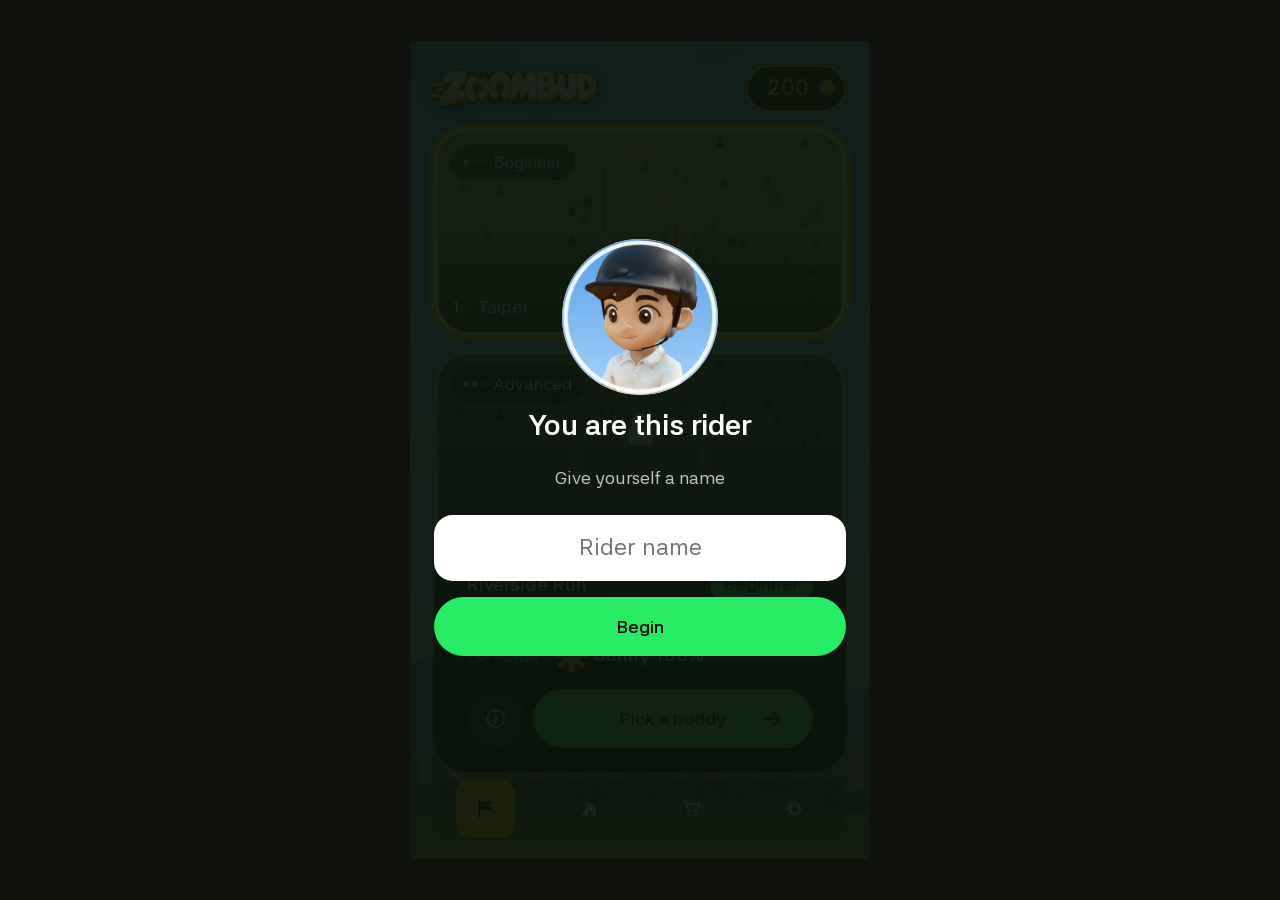
<file: index.html>
<!doctype html>
<html lang="en"><head><meta charset="UTF-8"><meta name="viewport" content="width=device-width, initial-scale=1, maximum-scale=1, user-scalable=no, viewport-fit=cover"><meta name="theme-color" content="#15100b"><meta name="apple-mobile-web-app-capable" content="yes"><meta name="apple-mobile-web-app-status-bar-style" content="default"><meta name="description" content="Charge, let go, dash. Raise your buddies and race the world."><title>ZOOMBUD 衝吧蹄蹄</title><link rel="icon" href="icon-192.png" type="image/png"><link rel="apple-touch-icon" href="apple-touch-icon.png"><link rel="manifest" href="manifest.webmanifest"><link rel="stylesheet" href="ui/ui.css?v=r766"><link rel="stylesheet" href="ui/ui-v2.css?v=r766"><style>html,body{margin:0;height:100%;background:#15100b}html{-webkit-user-select:none;user-select:none;-webkit-touch-callout:none;-webkit-tap-highlight-color:transparent;touch-action:manipulation}input,textarea{-webkit-user-select:text;user-select:text;-webkit-touch-callout:default}img{-webkit-user-drag:none}/* the first thing seen: the cover (2026-10-11, the user), the wordmark in its sky, the loading line at its foot */
.boot{position:fixed;inset:0;z-index:99;transition:opacity .5s ease;display:flex;flex-direction:column;align-items:center;justify-content:space-between;box-sizing:border-box;padding:9vh 6vw 7vh;color:#fff;font:600 15px system-ui;text-align:center;background:#4a9be8 url(assets/ui/cover.webp?v=1) center/cover no-repeat;text-shadow:0 1px 6px rgb(0 0 0 / .6)}
@media (min-aspect-ratio:1/1){.boot{background-image:url(assets/ui/cover-wide.webp?v=1);background-position:center 30%}}
.boot img{width:min(88vw,430px);filter:drop-shadow(0 4px 8px rgb(60 35 10 / .35))}.boot small{align-self:center}.boot span{margin-top:auto}.boot i{display:block;width:min(60vw,260px);height:6px;margin-top:10px;border-radius:99px;background:rgb(0 0 0 / .35);overflow:hidden}.boot i b{display:block;width:6%;height:100%;border-radius:99px;background:#27eb62;transition:width .35s ease}.boot strong{font-size:28px;letter-spacing:.1em}</style><style>/* a game, not a document: no double-tap zoom on any element (the rule on html alone did not hold everywhere), no pull-to-bounce */
*{touch-action:manipulation}html{overscroll-behavior:none}</style>
<script>for(const e of['gesturestart','gesturechange','dblclick'])document.addEventListener(e,v=>v.preventDefault(),{passive:false});   // Safari's pinch zoom, and the double click</script>
<!--modulepreload--><link rel="modulepreload" href="i18n.js?v=r766"><link rel="modulepreload" href="i18n-strings.mjs?v=r766"><link rel="modulepreload" href="playable/home.js?v=r766"><link rel="modulepreload" href="playable/slice-app.js?v=r766"><link rel="modulepreload" href="race-hud.js?v=r766"><link rel="modulepreload" href="race-composition.mjs?v=r766"><link rel="modulepreload" href="presentation-config.mjs?v=r766"><link rel="modulepreload" href="playable/slice-config.mjs?v=r766"><link rel="modulepreload" href="course/courses.mjs?v=r766"><link rel="modulepreload" href="course/track.mjs"><link rel="modulepreload" href="course/themes.mjs?v=r766"><link rel="modulepreload" href="course/cities/index.mjs?v=r766"><link rel="modulepreload" href="course/cities/taipei.mjs?v=r766"><link rel="modulepreload" href="course/cities/tokyo.mjs?v=r766"><link rel="modulepreload" href="course/cities/paris.mjs?v=r766"><link rel="modulepreload" href="course/cities/stockholm.mjs?v=r766"><link rel="modulepreload" href="course/cities/seoul.mjs?v=r766"><link rel="modulepreload" href="course/cities/taipei2.mjs?v=r766"><link rel="modulepreload" href="course/cities/paris2.mjs?v=r766"><link rel="modulepreload" href="course/cities/tokyo2.mjs?v=r766"><link rel="modulepreload" href="course/cities/stockholm2.mjs?v=r766"><link rel="modulepreload" href="course/cities/seoul2.mjs?v=r766"><link rel="modulepreload" href="playable/progress.mjs?v=r766"><link rel="modulepreload" href="ui/ui.js?v=r766"><link rel="modulepreload" href="race-scene.js?v=r766"><link rel="modulepreload" href="track-presentation.mjs?v=r766"><link rel="modulepreload" href="presentation-path.mjs?v=r766"><link rel="modulepreload" href="approved-environment.js?v=r766"><link rel="modulepreload" href="vendor/three.module.min.js"><link rel="modulepreload" href="vendor/three.core.min.js"><link rel="modulepreload" href="visual-style.js?v=r766"><link rel="modulepreload" href="vendor/BufferGeometryUtils.js"><link rel="modulepreload" href="approved-assets.js?v=r766"><link rel="modulepreload" href="vendor/GLTFLoader.js"><link rel="modulepreload" href="vendor/SkeletonUtils.js"><link rel="modulepreload" href="race-world.js?v=r766"><link rel="modulepreload" href="game.js?v=r766"><link rel="modulepreload" href="course/assets.mjs?v=r766"><link rel="modulepreload" href="far-background.js?v=r766"><link rel="modulepreload" href="horse-model.js?v=r766"><link rel="modulepreload" href="track-projection.js?v=r766"><link rel="modulepreload" href="race-motion.js?v=r766"><link rel="modulepreload" href="horse-model.js"><link rel="modulepreload" href="race-session.js"><link rel="modulepreload" href="playable/slice-game.mjs?v=r766"><link rel="modulepreload" href="audio.js?v=r766"><link rel="modulepreload" href="race-session.js?v=r766"><link rel="modulepreload" href="playtest.js?v=r766"><link rel="modulepreload" href="stable-care.js?v=r766"><link rel="modulepreload" href="playable/stable-view.js?v=r766"><link rel="modulepreload" href="playable/rider-view.js?v=r766"><link rel="modulepreload" href="playable/ranch-view.js?v=r766"><link rel="modulepreload" href="farm.mjs?v=r766"><!--/modulepreload--></head><body><div id="app"></div><div class="boot" role="status"><img alt="ZOOMBUD" src="assets/ui/logo_en.webp?v=1" onerror="this.remove()"><span>Loading your buddies...</span><i><b></b></i></div><script>/* The cover is the loading page (2026-10-12, the user): it stays until the first page is drawn AND the first models are in (home.js says so: the event zb-ready, after the race's own models and the chosen city's pictures), never less than 1.5 s, never more than 25 (2026-10-14: it let go at 6 s and the game stood loading behind it); then it fades. zb-load (detail 0…1) moves its bar. zbMark(name): a checkpoint, ms from the page's start (window.__marks; ?perf lists them on the page). */window.zbMark=function(n){(window.__marks=window.__marks||[]).push([n,Math.round(performance.now())]);if(/[?&]perf/.test(location.search)){var p=document.getElementById('zb-perf')||document.body.appendChild(Object.assign(document.createElement('pre'),{id:'zb-perf'}));p.style.cssText='position:fixed;left:6px;top:6px;z-index:200;margin:0;padding:6px 8px;border-radius:8px;background:rgba(0,0,0,.72);color:#fff;font:11px/1.35 ui-monospace,monospace;pointer-events:none;white-space:pre';p.textContent=window.__marks.map(function(m){return (m[1]/1000).toFixed(2)+'  '+m[0]}).join('\n')}};(function(){var t0=Date.now(),app=document.getElementById('app'),b=document.querySelector('.boot'),drawn=false,ready=false,gone=false;function off(){if(gone||!drawn||!ready)return;gone=true;setTimeout(function(){window.zbMark('cover off');b.style.opacity=0;b.style.pointerEvents='none';setTimeout(function(){b.remove()},600)},Math.max(0,1500-(Date.now()-t0)))}var o=new MutationObserver(function(){if(!app.children.length)return;o.disconnect();drawn=true;window.zbMark('first page');off()});o.observe(app,{childList:true});addEventListener('zb-ready',function(){ready=true;off()});addEventListener('zb-load',function(e){var i=b.querySelector('i b');if(i)i.style.width=Math.round(e.detail*100)+'%'});setTimeout(function(){ready=true;off()},25000)})();(function(){var zh;try{zh=(localStorage.getItem('hoofbeat.lang.v1')||(/^zh/i.test(navigator.language||'zh')?'zh':'en'))==='zh'}catch(e){zh=true}if(zh){var b=document.querySelector('.boot');b.querySelector('img').src='assets/ui/logo_zh.webp?v=1';b.querySelector('span').textContent='夥伴們正在集合…'}})()</script><script>/* the frame is as tall as what can be seen: in some phone browsers the page is laid out taller than the part between the browser's bars (Chrome on iOS, 2026-10-05: 46 px taller, the top or the bottom ended up under a bar). --app-h is used by home.css and slice.css; not while typing (the keyboard) or zoomed */(function(){var v=window.visualViewport;if(!v)return;function fit(){var a=document.activeElement;if(a&&/^(INPUT|TEXTAREA)$/.test(a.tagName)||Math.abs(v.scale-1)>.01)return;document.documentElement.style.setProperty('--app-h',v.height+'px');if(v.offsetTop||window.scrollY)window.scrollTo(0,0)}fit();v.addEventListener('resize',fit);v.addEventListener('scroll',fit)})()</script><script>/* a game, not a page of text (2026-10-05, the user: on the phone a long press selected text and brought up the copy / paste bar): nothing is selectable (the style above), and no long-press / right-click menu except in a field to type in */addEventListener('contextmenu',function(e){if(!(e.target.closest&&e.target.closest('input,textarea')))e.preventDefault()})</script><script>/* boot guard: if the app never starts (a phone missing a feature), say so and show the error to screenshot; with no error it is only slow, and it says that (2026-10-14: a slow phone saw 載入失敗 and then the game) */var bootErr=[];addEventListener('error',function(e){bootErr.push(e.message+' @'+(e.filename||'').split('/').pop()+':'+e.lineno)});setTimeout(function(){var b=document.querySelector('.boot');if(!b)return;if(bootErr.length){b.innerHTML='<strong>ZOOMBUD</strong><span>載入失敗，請截圖回報</span><small style="max-width:80vw;opacity:.7;font:12px system-ui">'+bootErr.join('<br>')+'</small>'}else{var s=b.querySelector('span');if(s)s.textContent=/^zh/i.test(document.documentElement.lang)||/[\u4e00-\u9fff]/.test(s.textContent)?'網路比較慢，還在載入…':'Slow connection, still loading...'}},15000)</script><script type="module" src="app-flow.js?v=r766"></script></body></html>
</file>
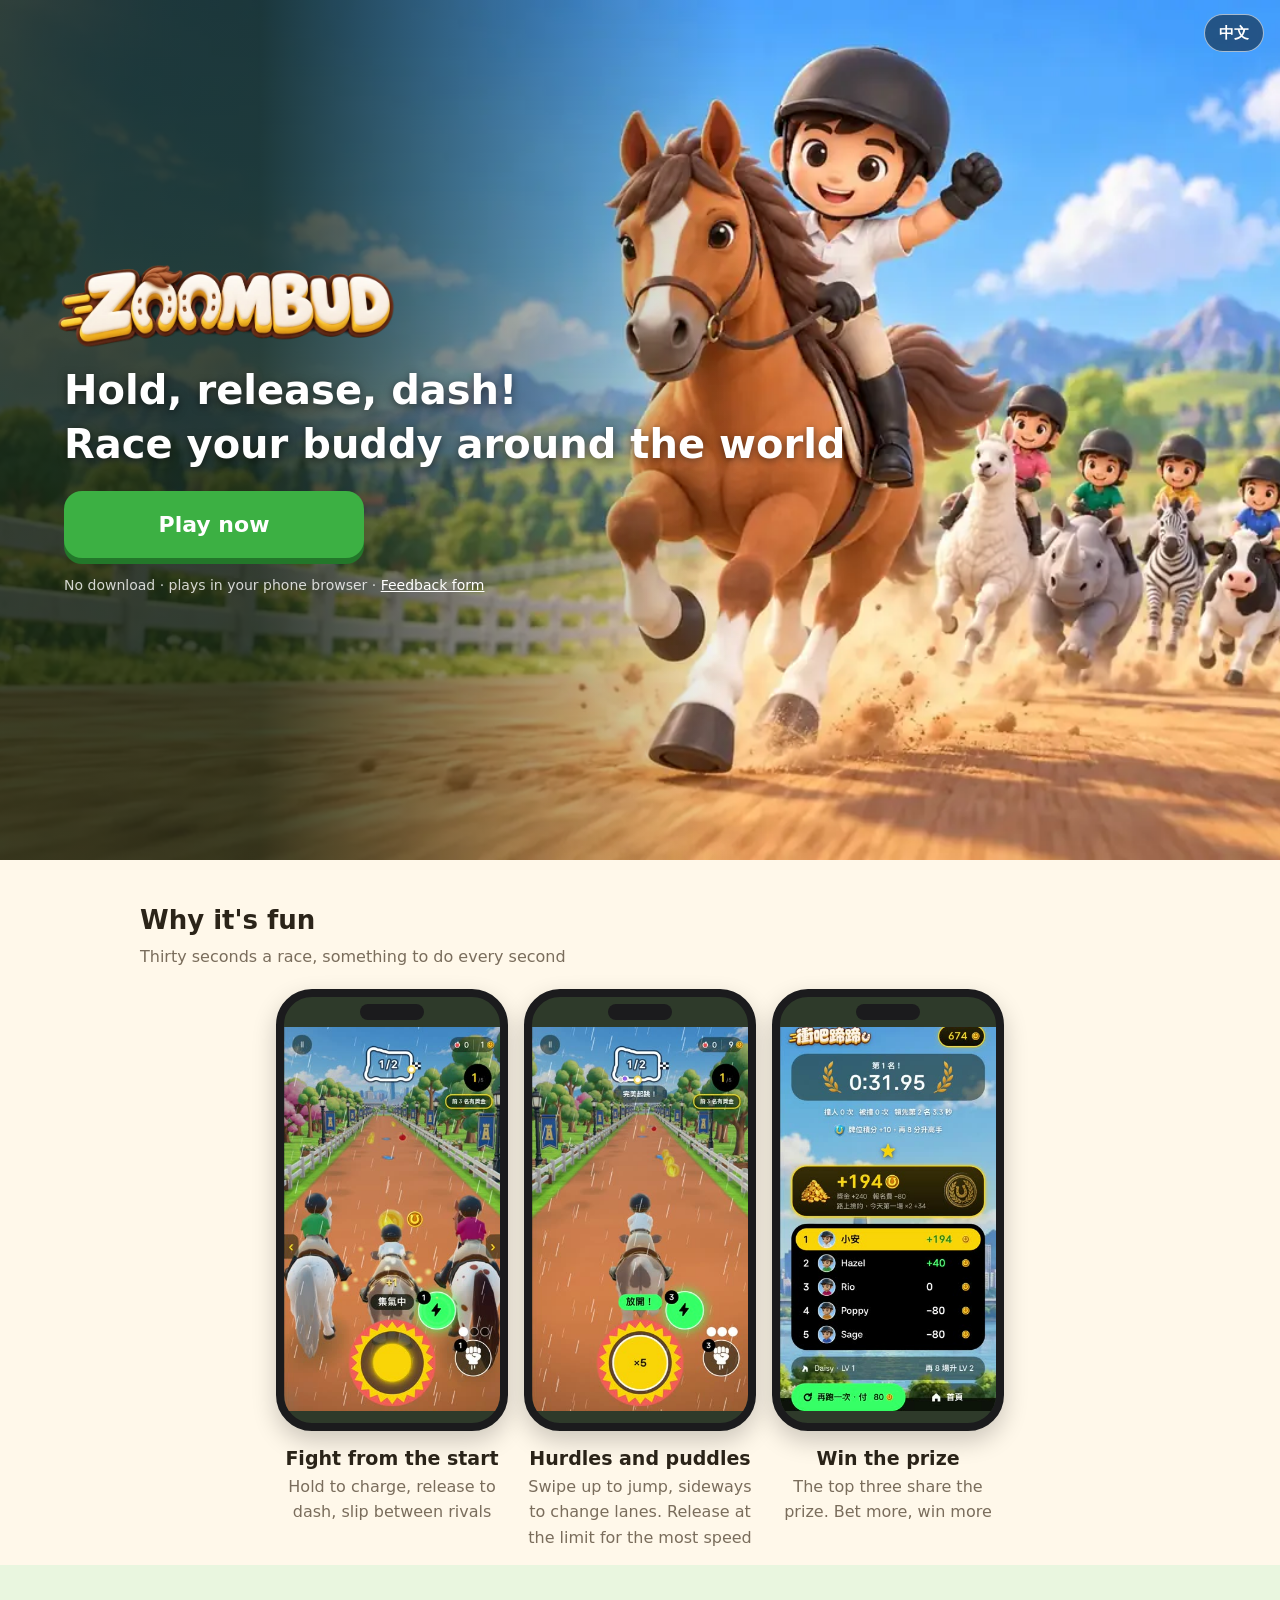
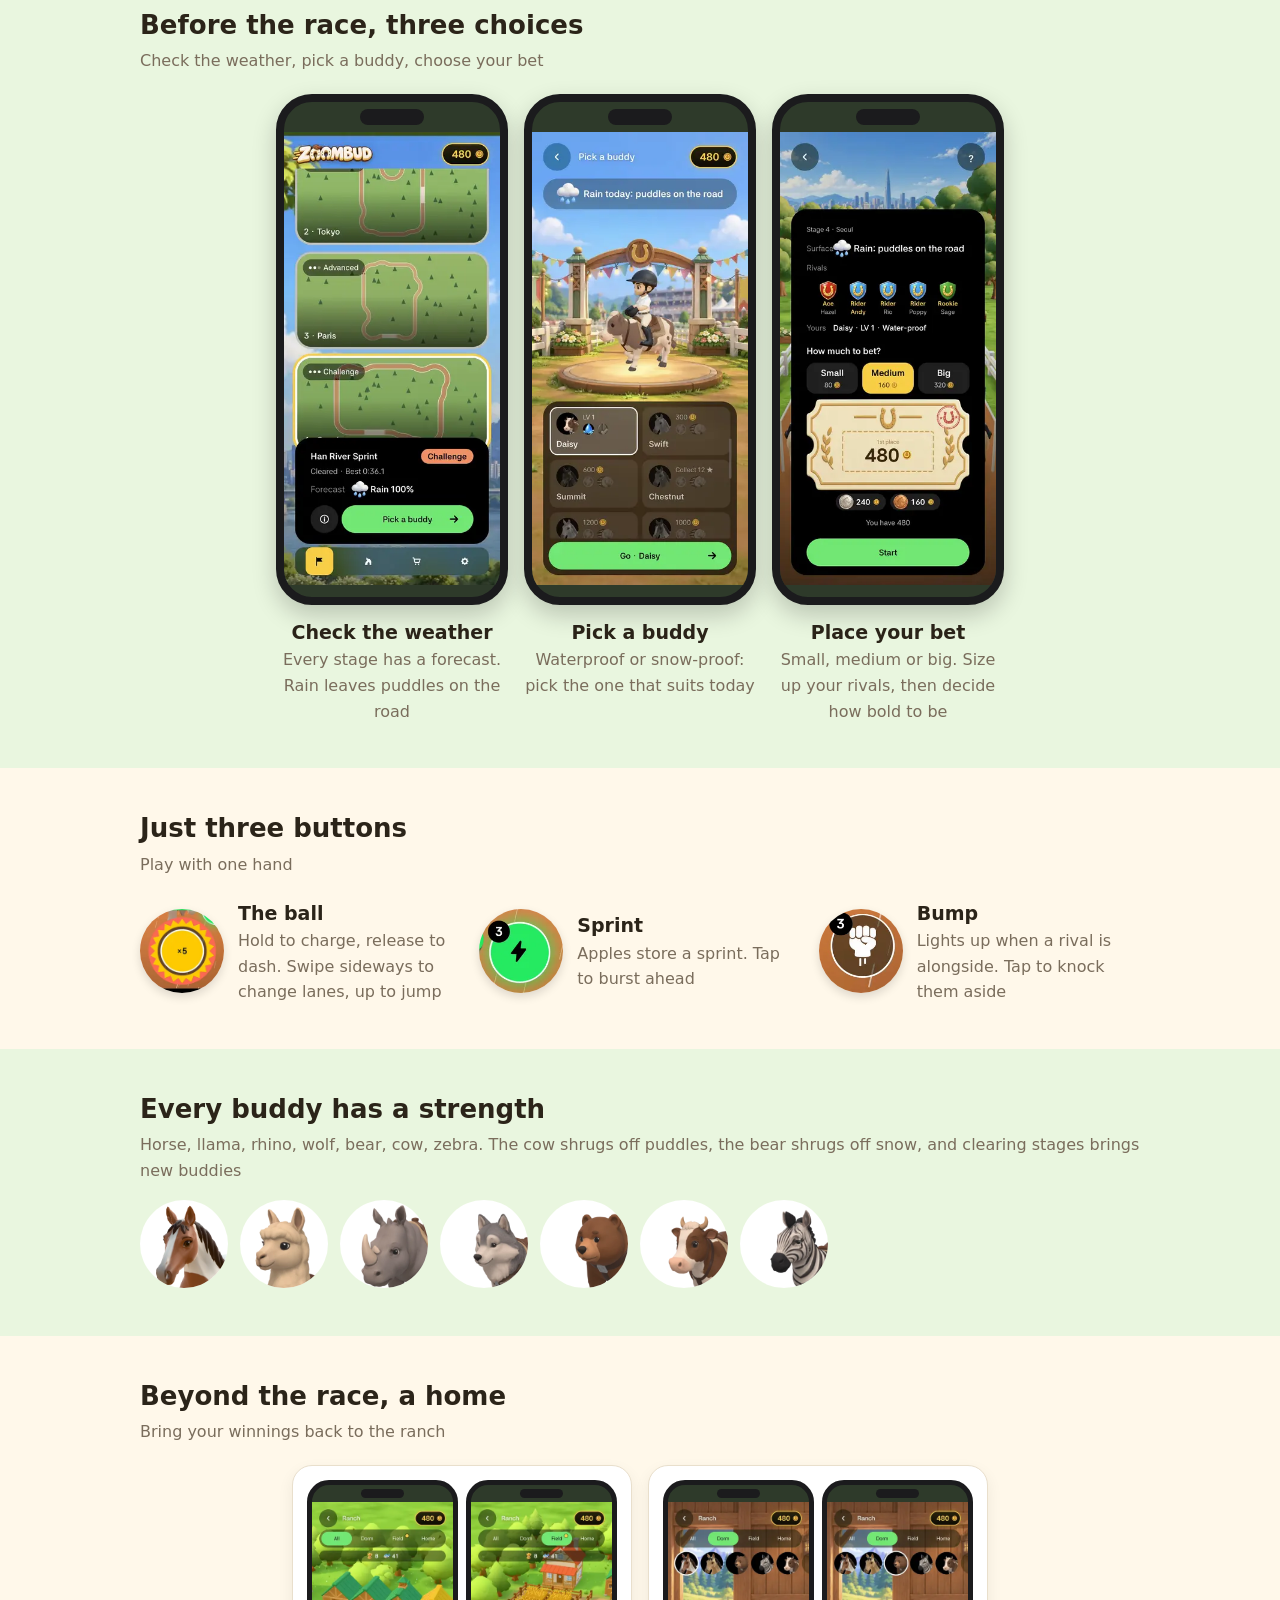
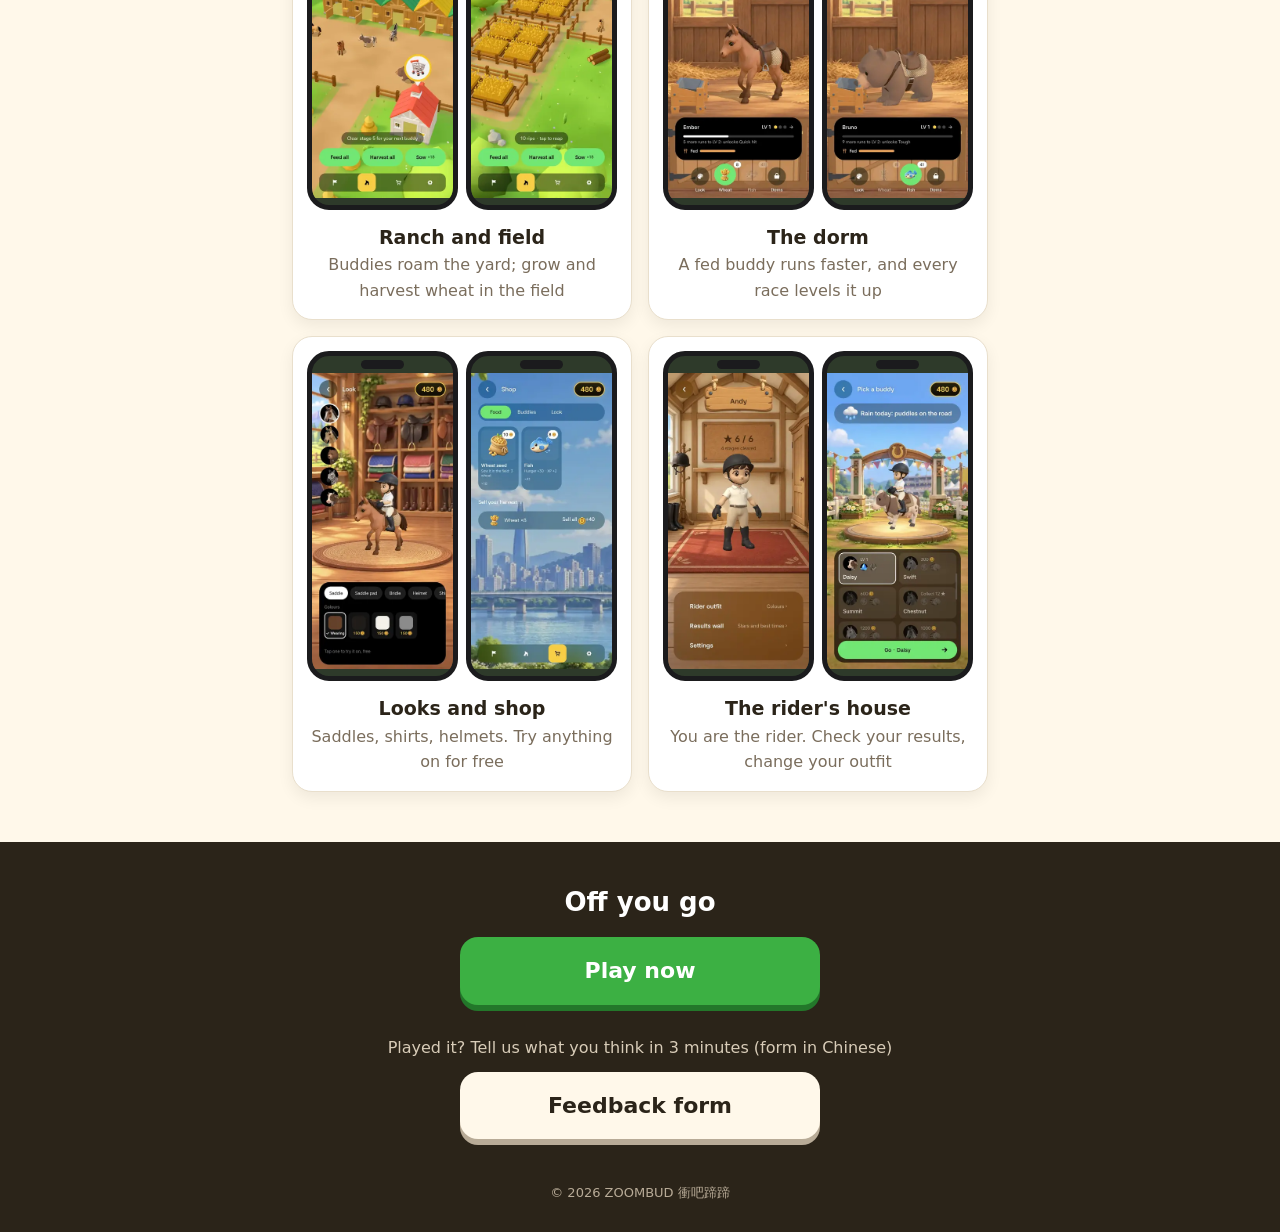
<file: intro/index.html>
<!doctype html>
<html lang="zh-Hant">
<head>
<meta charset="utf-8">
<meta name="viewport" content="width=device-width,initial-scale=1,viewport-fit=cover">
<title>ZOOMBUD 衝吧蹄蹄｜按住、放開、衝！</title>
<meta name="description" content="按住集氣、放開衝刺，帶你的夥伴跑遍世界。免下載，手機瀏覽器就能玩。">
<meta property="og:title" content="ZOOMBUD 衝吧蹄蹄">
<meta property="og:description" content="按住、放開、衝！免下載，手機瀏覽器就能玩。">
<meta property="og:image" content="../assets/ui/cover-wide.webp">
<meta name="theme-color" content="#3cb043">
<link rel="icon" href="../icon-192.png">
<link rel="preload" as="image" href="../assets/ui/cover.webp" media="(max-width:759px)" fetchpriority="high">
<link rel="preload" as="image" href="../assets/ui/cover-wide.webp" media="(min-width:760px)" fetchpriority="high">
<!-- The game's one-page introduction (2026-10-12, the user's plan: one job, 「馬上玩」 opens the web game at ../).
     Clips and screens: recorded from the game in Chinese (archive/landing-src). Phone frames are CSS, no stock art. -->
<style>
:root{--green:#3cb043;--green-d:#23772a;--ink:#2b2419;--paper:#fff8ea;--mute:#7a6d5c;--line:#e9dfcc;--leaf:#e9f6df}
*{box-sizing:border-box}html{scroll-behavior:smooth}
body{margin:0;font-family:-apple-system,"PingFang TC","Noto Sans TC","Microsoft JhengHei",system-ui,sans-serif;color:var(--ink);background:var(--paper);line-height:1.6;padding-bottom:calc(76px + env(safe-area-inset-bottom,0px))}
img,video{max-width:100%;display:block}
h2{font-size:26px;line-height:1.3;margin:0 0 6px;text-wrap:balance}p{margin:0;color:var(--mute);font-size:16px}
.wrap{max-width:1040px;margin:0 auto;padding:44px 20px}
.cta{display:block;background:var(--green);color:#fff;font-size:22px;font-weight:800;padding:16px 28px;border-radius:18px;box-shadow:0 6px 0 var(--green-d);text-decoration:none;text-align:center;transition:transform .08s,box-shadow .08s}
.cta:active{transform:translateY(4px);box-shadow:0 2px 0 var(--green-d)}.cta:focus-visible{outline:3px solid #fff;outline-offset:3px}
body:not(.wait) .wait-only,body.wait .play-only{display:none!important}
.sr{position:absolute;width:1px;height:1px;overflow:hidden;clip:rect(0 0 0 0)}
.notify{display:grid;gap:10px;width:min(100%,360px)}.end .notify{margin:0 auto}
.notify input{font:inherit;font-size:18px;padding:14px 16px;border-radius:14px;border:2px solid #fff;background:#fff;color:var(--ink);width:100%}
.notify input:focus-visible{outline:3px solid var(--green);outline-offset:2px}
.notify .msg{min-height:1.4em;font-size:14px;color:#fff;margin:0;text-align:center}.notify.done input,.notify.done button{display:none}.notify.done .msg{font-size:18px;font-weight:700}
.hero>.lang{position:absolute;z-index:2;top:calc(14px + env(safe-area-inset-top,0px));right:16px;font:inherit;font-size:15px;font-weight:700;color:#fff;background:#0007;border:1.5px solid #fff9;border-radius:20px;padding:6px 14px;cursor:pointer}.lang:focus-visible{outline:3px solid #fff;outline-offset:2px}
/* hero: the cover; the wide one on wide screens */
.hero{min-height:min(100svh,860px);background:#1c3a1c url(../assets/ui/cover.webp) center top/cover;position:relative;display:flex;flex-direction:column;justify-content:flex-end;align-items:center;padding:0 20px 34px;text-align:center}
.hero:before{content:"";position:absolute;inset:auto 0 0 0;height:60%;background:linear-gradient(transparent,#0b1a0bd9 60%)}
.hero>*{position:relative}.hero .logo{width:min(62vw,300px);height:auto}   /* height:auto: the tag's own height stretched it (2026-10-12) */
.hero h1{color:#fff;font-size:clamp(24px,6.4vw,38px);line-height:1.35;margin:14px 0 20px;text-shadow:0 2px 8px #0008;text-wrap:balance}
.hero>.cta{width:min(100%,360px)}.hero small{color:#fffc;font-size:14px;margin-top:16px}
/* wide: the wide cover; the wordmark, headline and button stand on its empty left, clear of the rider; no following bar */
@media(min-width:760px){.hero{background-image:url(../assets/ui/cover-wide.webp);background-position:center;align-items:flex-start;justify-content:center;text-align:left;padding:0 0 0 max(5vw,calc((100vw - 1180px)/2))}
  .hero:before{inset:0 auto 0 0;width:58%;height:auto;background:linear-gradient(90deg,#0b1a0bcc 35%,transparent)}.hero .logo{width:min(30vw,340px);margin-left:-8px}.hero h1{font-size:clamp(26px,3.2vw,40px)}.hero .cta{width:300px}.hero .notify{width:340px}.hero .notify .cta{width:100%}.hero .notify .msg{text-align:left}
  .stick{display:none}body{padding-bottom:0}}
/* a row that swipes on a phone and sits in a line on a wide screen */
.swipe{display:flex;gap:16px;overflow-x:auto;scroll-snap-type:x mandatory;padding:6px 20px 14px;scrollbar-width:none;-webkit-overflow-scrolling:touch}
.swipe::-webkit-scrollbar{display:none}.swipe>*{scroll-snap-align:center;flex:none}
@media(min-width:760px){.swipe{justify-content:center;flex-wrap:wrap;overflow:visible;max-width:780px;margin:0 auto}}   /* the four cards two by two */
@media(min-width:760px){.swipe:not(#cards){max-width:540px}}@media(min-width:1060px){.swipe:not(#cards){max-width:1040px}}   /* the four clips: two by two, in one row when there is room */
/* the three clips, each in a phone */
.clip{margin:0;width:232px;text-align:center}.clip b{display:block;font-size:19px;margin-top:12px}
/* the screen sits under the phone's top bar, so the island covers none of the game (2026-10-12, the user) */
.phone{position:relative;border:8px solid #1b1b1d;border-radius:36px;background:#2e3a2a;overflow:hidden;padding:30px 0 12px;box-shadow:0 10px 24px #0003}
.phone video,.phone img{width:100%;height:auto;aspect-ratio:9/16;object-fit:cover}
.phone img.tall{aspect-ratio:360/755}
.phone:before{content:"";position:absolute;z-index:1;left:50%;top:7px;width:30%;height:16px;margin-left:-15%;border-radius:10px;background:#1b1b1d}
/* the three controls */
.keys{display:grid;gap:18px;margin-top:20px}@media(min-width:760px){.keys{grid-template-columns:repeat(3,1fr)}}
.keys div{display:grid;grid-template-columns:84px 1fr;gap:14px;align-items:center}
.keys img{width:84px;height:84px;border-radius:50%;object-fit:cover;box-shadow:0 4px 10px #0002}.keys b{display:block;font-size:19px}
/* buddies */
.buds{background:var(--leaf)}.heads{display:flex;gap:12px;overflow-x:auto;padding:16px 20px 4px;margin:0 -20px;scrollbar-width:none}.heads::-webkit-scrollbar{display:none}
.heads img{width:88px;height:88px;border-radius:50%;background:#fff;object-fit:cover;flex:none}
@media(min-width:760px){.heads{flex-wrap:wrap;overflow:visible}}
/* the ranch cards: two screens side by side on each */
.card{width:min(84vw,340px);background:#fff;border:1px solid var(--line);border-radius:20px;padding:14px 14px 16px;text-align:center;box-shadow:0 6px 16px #0001}
.pair{display:grid;grid-template-columns:1fr 1fr;gap:8px}.pair .phone{border-width:5px;border-radius:22px;box-shadow:none;padding:17px 0 7px}.pair .phone img{aspect-ratio:780/1636}.pair .phone:before{height:9px;top:4px}
.card b{display:block;font-size:19px;margin-top:12px}
.dots{display:flex;gap:6px;justify-content:center;padding:4px 0 0}.dots i{width:8px;height:8px;border-radius:50%;background:#d9cdb8;transition:width .2s,background .2s}.dots .on{background:var(--green);width:20px;border-radius:4px}
@media(min-width:760px){.dots{display:none}}
.end{background:var(--ink);text-align:center}.end .survey{color:#d8ccb8;margin:30px 0 12px}.cta.alt{background:#fff8ea;color:var(--ink);box-shadow:0 6px 0 #b8ab97}.cta.alt:active{box-shadow:0 2px 0 #b8ab97}.end h2{color:#fff;margin-bottom:18px}.end .cta{max-width:360px;margin:0 auto}
footer{background:var(--ink);color:#b8ab97;font-size:13px;text-align:center;padding:0 20px 28px}
/* the bar that follows on a phone, once the first button has gone by */
.stick{position:fixed;left:0;right:0;bottom:0;padding:10px 16px calc(10px + env(safe-area-inset-bottom,0px));background:#fff8eaf2;border-top:1px solid var(--line);transform:translateY(110%);transition:transform .25s;z-index:5}
.stick.on{transform:none}.stick .cta{font-size:19px;padding:12px;box-shadow:0 4px 0 var(--green-d);max-width:420px;margin:0 auto}
@media(prefers-reduced-motion:reduce){html{scroll-behavior:auto}.stick,.cta,.dots i{transition:none}}
</style>
</head>
<!-- wait: the game is not open yet, the page takes an e-mail to tell when it is (2026-10-12, the user: 「介紹頁先改成email，遊戲確認後再換」).
     To open the game: take `wait` off the body tag; every 「馬上玩」 comes back and the forms go. -->
<body>
<header class="hero">
  <button class="lang" id="lang" type="button" aria-label="Switch language">EN</button>
  <img class="logo" id="logo" src="../assets/ui/logo_zh.webp" alt="衝吧蹄蹄 ZOOMBUD" width="814" height="200" fetchpriority="high">
  <h1 data-en="Hold, release, dash!<br>Race your buddy around the world">按住、放開、衝！<br>帶你的夥伴跑遍世界</h1>
  <a class="cta play-only" id="top-cta" href="../" data-en="Play now">馬上玩</a>
  <small class="play-only"><span data-en="No download · plays in your phone browser">免下載 · 手機瀏覽器就能玩</span> · <a href="https://claude.ai/artifact/6fsg2V2HpPBKaYnwMKfNDW" target="_blank" rel="noopener" style="color:#fff" data-en="Feedback form">玩完填問卷</a></small>
  <form class="notify wait-only" id="notify" novalidate><label class="sr" for="mail1">Email</label><input id="mail1" type="email" inputmode="email" autocomplete="email" placeholder="你的 email" required><button class="cta" type="submit">通知我</button><p class="msg" role="status"></p></form>
  <small class="wait-only">遊戲準備中 · 留下 email，開放時第一個通知你</small>
</header>

<section>
  <div class="wrap" style="padding-bottom:14px"><h2 data-en="Why it's fun">好玩在這裡</h2><p data-en="Thirty seconds a race, something to do every second">三十秒一場，每一秒都有事做</p></div>
  <div class="swipe">
    <figure class="clip"><div class="phone"><video src="clip-start.mp4?4" poster="clip-start.jpg" muted loop playsinline preload="none" aria-label="五隻夥伴一起起跑、超車的遊戲畫面" data-en-alt="Five buddies leave the gate and overtake"></video></div><b data-en="Fight from the start">起跑就開搶</b><p data-en="Hold to charge, release to dash, slip between rivals">按住集氣，放開衝刺，從對手中間鑽出去</p></figure>
    <figure class="clip"><div class="phone"><video src="clip-hurdle.mp4?4" poster="clip-hurdle.jpg?2" muted loop playsinline preload="none" aria-label="雨天跳過欄架、閃開水窪的遊戲畫面" data-en-alt="Jumping hurdles and dodging puddles in the rain"></video></div><b data-en="Hurdles and puddles">跳欄、閃水窪</b><p data-en="Swipe up to jump, sideways to change lanes. Release at the limit for the most speed">往上滑跳欄，左右滑換道，壓到極限放開最快</p></figure>
    <figure class="clip"><div class="phone"><video src="clip-win.mp4?4" poster="clip-win.jpg" muted loop playsinline preload="none" aria-label="衝過終點、贏得獎金的遊戲畫面" data-en-alt="Crossing the line and winning the prize"></video></div><b data-en="Win the prize">贏了拿獎金</b><p data-en="The top three share the prize. Bet more, win more">前三名分獎金，押越多贏越多</p></figure>
  </div>
</section>

<section class="buds"><div class="wrap" style="padding-bottom:14px"><h2 data-en="Before the race, three choices">比賽前，先想好三件事</h2><p data-en="Check the weather, pick a buddy, choose your bet">看天氣、挑夥伴、決定押多少</p></div>
  <div class="swipe">
    <figure class="clip"><div class="phone"><img class="tall" data-shot="home" src="home.webp" alt="選關卡，看天氣預報" data-en-alt="Pick a stage and read the forecast" decoding="async"></div><b data-en="Check the weather">看天氣</b><p data-en="Every stage has a forecast. Rain leaves puddles on the road">每一關都有天氣預報，下雨路上會有水窪</p></figure>
    <figure class="clip"><div class="phone"><img class="tall" data-shot="pick" src="pick.webp" alt="選夥伴，騎士和夥伴一起出場" data-en-alt="Pick a buddy; rider and buddy step out together" decoding="async"></div><b data-en="Pick a buddy">挑夥伴</b><p data-en="Waterproof or snow-proof: pick the one that suits today">不怕水的、不怕雪的，挑最適合今天的那一隻</p></figure>
    <figure class="clip"><div class="phone"><img class="tall" data-shot="bet" src="bet.webp" alt="看對手，選押多少" data-en-alt="See your rivals and choose a bet" decoding="async"></div><b data-en="Place your bet">押多少</b><p data-en="Small, medium or big. Size up your rivals, then decide how bold to be">小押、中押、大押。看對手多強，再決定要不要賭大的</p></figure>
  </div>
  <div style="height:30px"></div>
</section>

<section><div class="wrap">
  <h2 data-en="Just three buttons">只有三顆按鈕</h2><p data-en="Play with one hand">一隻手就能玩</p>
  <div class="keys">
    <div><img src="key-ball.webp?2" alt="" width="200" height="200" loading="lazy"><span><b data-en="The ball">圓球</b><p data-en="Hold to charge, release to dash. Swipe sideways to change lanes, up to jump">按住集氣，放開衝刺。左右滑換道，往上滑跳</p></span></div>
    <div><img src="key-sprint.webp?2" alt="" width="160" height="160" loading="lazy"><span><b data-en="Sprint">衝刺鈕</b><p data-en="Apples store a sprint. Tap to burst ahead">吃到蘋果存一段，按一下爆衝</p></span></div>
    <div><img src="key-bump.webp?2" alt="" width="160" height="160" loading="lazy"><span><b data-en="Bump">撞擊鈕</b><p data-en="Lights up when a rival is alongside. Tap to knock them aside">對手並排時亮起，按下去把牠撞開</p></span></div>
  </div>
</div></section>

<section class="buds"><div class="wrap">
  <h2 data-en="Every buddy has a strength">每隻夥伴都有特長</h2><p data-en="Horse, llama, rhino, wolf, bear, cow, zebra. The cow shrugs off puddles, the bear shrugs off snow, and clearing stages brings new buddies">馬、駱馬、犀牛、狼、熊、牛、斑馬。牛不怕水窪，熊不怕雪，過關就送新夥伴</p>
  <div class="heads">
    <img src="../assets/stable/buddy_0.webp" alt="馬" data-en-alt="Horse" loading="lazy"><img src="../assets/stable/buddy_10.webp" alt="駱馬" data-en-alt="Llama" loading="lazy"><img src="../assets/stable/buddy_11.webp" alt="犀牛" data-en-alt="Rhino" loading="lazy"><img src="../assets/stable/buddy_15.webp" alt="狼" data-en-alt="Wolf" loading="lazy"><img src="../assets/stable/buddy_12.webp" alt="熊" data-en-alt="Bear" loading="lazy"><img src="../assets/stable/buddy_14.webp" alt="牛" data-en-alt="Cow" loading="lazy"><img src="../assets/stable/buddy_13.webp" alt="斑馬" data-en-alt="Zebra" loading="lazy">
  </div>
</div></section>

<section>
  <div class="wrap" style="padding-bottom:14px"><h2 data-en="Beyond the race, a home">比賽之外，還有一個家</h2><p data-en="Bring your winnings back to the ranch">贏來的金幣帶回牧場</p></div>
  <div class="swipe" id="cards">
    <figure class="card" style="margin:0"><div class="pair"><div class="phone"><img data-shot="ranch1" src="ranch1.webp" alt="牧場全景" data-en-alt="The ranch" decoding="async"></div><div class="phone"><img data-shot="field" src="field.webp" alt="麥田" data-en-alt="The wheat field" decoding="async"></div></div><b data-en="Ranch and field">牧場和麥田</b><p data-en="Buddies roam the yard; grow and harvest wheat in the field">夥伴在院子散步，麥田種麥收成</p></figure>
    <figure class="card" style="margin:0"><div class="pair"><div class="phone"><img data-shot="dorm1" src="dorm1.webp" alt="宿舍裡的馬" data-en-alt="A horse in the dorm" decoding="async"></div><div class="phone"><img data-shot="dorm2" src="dorm2.webp" alt="宿舍裡的熊" data-en-alt="A bear in the dorm" decoding="async"></div></div><b data-en="The dorm">宿舍</b><p data-en="A fed buddy runs faster, and every race levels it up">餵飽才跑得快，跑越多場升越多級</p></figure>
    <figure class="card" style="margin:0"><div class="pair"><div class="phone"><img data-shot="looks" src="looks.webp" alt="幫夥伴換造型" data-en-alt="Dressing up a buddy" decoding="async"></div><div class="phone"><img data-shot="shop" src="shop.webp" alt="商店" data-en-alt="The shop" decoding="async"></div></div><b data-en="Looks and shop">造型和商店</b><p data-en="Saddles, shirts, helmets. Try anything on for free">換鞍座、上衣、頭盔，先試穿不用錢</p></figure>
    <figure class="card" style="margin:0"><div class="pair"><div class="phone"><img data-shot="house1" src="house1.webp" alt="騎士的家" data-en-alt="The rider's house" decoding="async"></div><div class="phone"><img data-shot="pick" src="pick.webp" alt="騎士騎著夥伴" data-en-alt="Rider on a buddy" decoding="async"></div></div><b data-en="The rider's house">騎士的家</b><p data-en="You are the rider. Check your results, change your outfit">你就是這位騎士。看成績、換服裝</p></figure>
  </div>
  <div class="dots" id="dots" aria-hidden="true"><i class="on"></i><i></i><i></i><i></i></div>
  <div style="height:36px"></div>
</section>

<section class="end"><div class="wrap"><h2 class="play-only" data-en="Off you go">現在就開跑</h2><a class="cta play-only" href="../" data-en="Play now">馬上玩</a><p class="play-only survey" data-en="Played it? Tell us what you think in 3 minutes (form in Chinese)">玩完了嗎？花 3 分鐘告訴我們感想</p><a class="cta alt play-only" href="https://claude.ai/artifact/6fsg2V2HpPBKaYnwMKfNDW" target="_blank" rel="noopener" data-en="Feedback form">填試玩問卷</a><h2 class="wait-only">開放時第一個通知你</h2><form class="notify wait-only" novalidate><label class="sr" for="mail2">Email</label><input id="mail2" type="email" inputmode="email" autocomplete="email" placeholder="你的 email" required><button class="cta" type="submit">通知我</button><p class="msg" role="status"></p></form><p class="wait-only" style="margin-top:14px;font-size:13px;color:#b8ab97">email 只用來通知遊戲開放，不會做其他用途</p></div></section>
<footer>© 2026 ZOOMBUD 衝吧蹄蹄</footer>
<div class="stick" id="stick"><a class="cta play-only" href="../" data-en="Play now">馬上玩</a><a class="cta wait-only" href="#notify">留 email，開放時通知我</a></div>
<script>
// Language (2026-10-14, the user: 中英文版): ?lang=en|zh, then the visitor's last choice, then the browser's language.
// Each text carries its English in data-en (its Chinese is kept the first time it is swapped); shots have an -en file.
const T={zh:{title:'ZOOMBUD 衝吧蹄蹄｜按住、放開、衝！',logo:'../assets/ui/logo_zh.webp',play:'../',btn:'EN'},en:{title:'ZOOMBUD | Hold, release, dash!',logo:'../assets/ui/logo_en.webp',play:'../?lang=en',btn:'中文'}};
function setLang(L){const t=T[L];document.documentElement.lang=L==='en'?'en':'zh-Hant';document.title=t.title;
  document.querySelectorAll('[data-en]').forEach(el=>{if(el.dataset.zh==null)el.dataset.zh=el.innerHTML;el.innerHTML=L==='en'?el.dataset.en:el.dataset.zh;});
  document.querySelectorAll('[data-en-alt]').forEach(el=>{const k=el.tagName==='VIDEO'?'aria-label':'alt';if(el.dataset.zhAlt==null)el.dataset.zhAlt=el.getAttribute(k);el.setAttribute(k,L==='en'?el.dataset.enAlt:el.dataset.zhAlt);});
  document.querySelectorAll('img[data-shot]').forEach(el=>el.src=el.dataset.shot+(L==='en'?'-en':'')+'.webp');
  document.getElementById('logo').src=t.logo;document.querySelectorAll('a.cta[href="../"],a.cta[href="../?lang=en"]').forEach(a=>a.href=t.play);
  document.getElementById('lang').textContent=t.btn;try{localStorage.setItem('zoombud.intro.lang',L)}catch{}}
let lang=new URLSearchParams(location.search).get('lang');try{lang=lang||localStorage.getItem('zoombud.intro.lang')}catch{}
lang=lang==='en'||lang==='zh'?lang:(/^zh/i.test(navigator.language)?'zh':'en');
if(lang==='en')setLang('en');
document.getElementById('lang').onclick=()=>{lang=lang==='en'?'zh':'en';setLang(lang);};
// clips play only while on screen; the following bar shows while neither of the page's own buttons is on screen; the dots follow the cards
const io=new IntersectionObserver(es=>es.forEach(e=>{const v=e.target;if(e.isIntersecting)v.play().catch(()=>{});else v.pause();}),{threshold:.4});
document.querySelectorAll('video').forEach(v=>io.observe(v));
const seen=new Set(),ctas=new IntersectionObserver(es=>{es.forEach(e=>e.isIntersecting?seen.add(e.target):seen.delete(e.target));document.getElementById('stick').classList.toggle('on',!seen.size);});
document.querySelectorAll('.hero .cta,.end .cta').forEach(a=>a.offsetParent&&ctas.observe(a));   // only the ones shown (wait / play)
// The e-mail goes to a Google Form the user owns (its response sheet is the list). FORM.url: the form's …/formResponse
// address; FORM.field: the e-mail question's entry id. The reply cannot be read from here (no-cors), so a request that
// went out counts as received.
const FORM={url:'https://docs.google.com/forms/d/e/1FAIpQLSc0e4ou4tSYmHtzHVNRq4IUWB3lIOoysxRDD9dDC3IToSRImw/formResponse',field:'entry.617260616'};   // the user's form 「PlayList ZoomBud」 (2026-10-12), its one question 「Email」
document.querySelectorAll('.notify').forEach(f=>f.addEventListener('submit',async e=>{e.preventDefault();const i=f.querySelector('input'),m=f.querySelector('.msg'),v=i.value.trim();
  if(!/^[^\s@]+@[^\s@]+\.[^\s@]+$/.test(v)){m.textContent='請輸入正確的 email';i.focus();return;}
  if(!FORM.url){m.textContent='登記還沒開放，請晚點再試';return;}
  m.textContent='送出中…';try{await fetch(FORM.url,{method:'POST',mode:'no-cors',body:new URLSearchParams({[FORM.field]:v})});document.querySelectorAll('.notify').forEach(x=>{x.classList.add('done');x.querySelector('.msg').textContent='收到了！開放時通知你';});}
  catch{m.textContent='沒送出去，請檢查網路再試一次';}}));
const cards=document.getElementById('cards'),dots=[...document.getElementById('dots').children];
cards.addEventListener('scroll',()=>{const c=[...cards.children],mid=cards.scrollLeft+cards.clientWidth/2;let k=0,best=1e9;c.forEach((el,i)=>{const d=Math.abs(el.offsetLeft+el.offsetWidth/2-mid);if(d<best){best=d;k=i;}});dots.forEach((d,i)=>d.classList.toggle('on',i===k));},{passive:true});
</script>
</body>
</html>
</file>
<file: ui/ui.css>
/* HOOFBEAT UI Guideline v1: tokens and shared components (docs/UI_FRAMEWORK.md).
   Premium Equestrian Sports UI: full-bleed scene, dark olive glass, one lime accent, neo-grotesk type.
   Every number is the guideline's px on a 390-wide phone: calc(N * var(--u)), and --u = 100cqw / 390, so the whole
   UI scales with the 9:16 frame (.home-shell / .slice-shell are the containers). Pages only lay out. */
:root{
  --u:calc(100cqw / 390);
  /* surfaces */
  --ui-glass:rgb(29 33 23 / .76);--ui-glass-2:rgb(52 55 39 / .65);--ui-glass-deep:rgb(14 17 12 / .88);
  --ui-blur:blur(18px);--ui-blur-2:blur(14px);--ui-blur-deep:blur(20px);   /* none over live 3D (stable, race) */
  --ui-edge:rgb(255 255 255 / .16);--ui-hair:rgb(255 255 255 / .1);--ui-scrim:rgb(8 10 6 / .55);
  --ui-shadow:0 calc(8 * var(--u)) calc(30 * var(--u)) rgb(0 0 0 / .22);
  /* text */
  --ui-text:#fff;--ui-text-2:#d9dcd1;--ui-muted:#9fa598;--ui-on-lime:#151810;
  /* accents: lime = active / main CTA / selected · yellow = coins, energy, warnings · green = mood, health ·
     cyan = gems · danger. One accent per state; never lime + yellow + cyan as big fills side by side. */
  --ui-lime:#d9ff4f;--ui-yellow:#ffd846;--ui-green:#6be889;--ui-cyan:#35c8f4;--ui-danger:#ff655d;
  /* radius */
  --ui-r-xs:calc(8 * var(--u));--ui-r-sm:calc(16 * var(--u));--ui-r-md:calc(24 * var(--u));--ui-r-lg:calc(32 * var(--u));--ui-r-pill:999px;
  /* spacing (8pt grid, 4 for the finest steps) */
  --ui-s1:calc(4 * var(--u));--ui-s2:calc(8 * var(--u));--ui-s3:calc(12 * var(--u));--ui-s4:calc(16 * var(--u));
  --ui-s6:calc(24 * var(--u));--ui-s8:calc(32 * var(--u));--ui-s10:calc(40 * var(--u));--ui-margin:var(--ui-s6);
  /* type */
  --ui-font:Inter,"Inter var",-apple-system,BlinkMacSystemFont,"SF Pro Text","Segoe UI",Roboto,"Noto Sans TC","PingFang TC","Microsoft JhengHei",sans-serif;
  --ui-t-hero:calc(36 * var(--u));--ui-t-page:calc(30 * var(--u));--ui-t-name:calc(28 * var(--u));--ui-t-stat:calc(32 * var(--u));
  --ui-t-section:calc(20 * var(--u));--ui-t-body:calc(16 * var(--u));--ui-t-label:calc(13 * var(--u));
  --ui-on-scene:0 calc(1 * var(--u)) calc(12 * var(--u)) rgb(0 0 0 / .35);   /* type straight on the scene */
  /* motion */
  --ui-ease:cubic-bezier(.2,.8,.2,1);
}
.ui-root{font-family:var(--ui-font);font-size:var(--ui-t-body);font-weight:400;color:var(--ui-text);-webkit-font-smoothing:antialiased;-webkit-tap-highlight-color:transparent}
/* base rules carry no weight (:where), so any component or page rule overrides them */
:where(.ui-root) button{font:inherit;color:inherit;cursor:pointer}
:where(.ui-root) button:disabled{cursor:default}
:where(.ui-root) :focus-visible{outline:calc(2 * var(--u)) solid var(--ui-lime);outline-offset:calc(2 * var(--u))}
:where(.ui-root) svg{width:100%;height:100%;fill:none;stroke:currentColor;stroke-width:2;stroke-linejoin:round}
:where(.ui-root) svg.fill{fill:currentColor;stroke:none}
:where(.ui-root) img{-webkit-user-drag:none}
.ui-num{font-variant-numeric:tabular-nums}

/* ---- glass surfaces: main (cards), secondary (inner info), deep (dense info, dialogs, nav) ---- */
.ui-panel{background:var(--ui-glass);border:1px solid var(--ui-edge);border-radius:var(--ui-r-lg);box-shadow:var(--ui-shadow);-webkit-backdrop-filter:var(--ui-blur);backdrop-filter:var(--ui-blur)}
.ui-panel.soft{background:var(--ui-glass-2);-webkit-backdrop-filter:var(--ui-blur-2);backdrop-filter:var(--ui-blur-2)}
.ui-panel.deep{background:var(--ui-glass-deep);-webkit-backdrop-filter:var(--ui-blur-deep);backdrop-filter:var(--ui-blur-deep)}
.ui-scrim{position:absolute;inset:0;background:var(--ui-scrim);z-index:20}.ui-scrim[hidden]{display:none}
.ui-live{--ui-blur:none;--ui-blur-2:none;--ui-blur-deep:none}   /* over a live 3D canvas: no backdrop blur (mobile GPU) */

/* ---- type ---- */
.ui-hero{margin:0;font-weight:700;font-size:var(--ui-t-hero);line-height:1.1;letter-spacing:-.01em}
.ui-page-title{margin:0;font-weight:700;font-size:var(--ui-t-page);line-height:1.15;letter-spacing:-.01em}
.ui-name{margin:0;font-weight:700;font-size:var(--ui-t-name);line-height:1.1}
.ui-section{margin:0;font-weight:600;font-size:var(--ui-t-section);line-height:1.3}
.ui-label{margin:0;font-weight:400;font-size:var(--ui-t-label);color:var(--ui-muted);line-height:1.35}
.ui-eyebrow{margin:0;font-weight:600;font-size:var(--ui-t-label);letter-spacing:.12em;text-transform:uppercase;color:var(--ui-text-2)}
.ui-stat{font-weight:700;font-size:var(--ui-t-stat);line-height:1;font-variant-numeric:tabular-nums}
.ui-sub{color:var(--ui-text-2)}.ui-muted{color:var(--ui-muted)}

/* ---- brand (the only art kept from the results sheet) ---- */
.ui-brand{display:flex;align-items:center;gap:var(--ui-s2);margin-right:auto;background:none;border:0;padding:0;filter:drop-shadow(0 calc(2 * var(--u)) calc(6 * var(--u)) rgb(0 0 0 / .4))}
.ui-brand .mark{height:calc(36 * var(--u))}.ui-brand .word{height:calc(32 * var(--u))}
.ui-wordmark{display:flex;flex-direction:column;gap:calc(6 * var(--u));margin-right:auto;background:none;border:0;padding:0;text-align:left;text-shadow:var(--ui-on-scene)}
.ui-wordmark b{font-weight:700;font-size:calc(30 * var(--u));line-height:1;letter-spacing:-.01em}
.ui-wordmark small{font-weight:600;font-size:calc(9 * var(--u));letter-spacing:.32em;color:var(--ui-text-2)}

/* ---- buttons: primary lime, secondary dark glass; pill ---- */
.ui-btn{display:inline-flex;align-items:center;justify-content:center;gap:var(--ui-s2);min-height:calc(52 * var(--u));padding:0 var(--ui-s6);box-sizing:border-box;
  border-radius:var(--ui-r-pill);border:1px solid var(--ui-edge);background:var(--ui-glass-deep);color:var(--ui-text);font-weight:600;font-size:calc(17 * var(--u));line-height:1;
  transition:transform .12s var(--ui-ease),filter .12s}
.ui-btn:active{transform:scale(.97)}
.ui-btn:disabled{opacity:.45}
.ui-btn svg{width:calc(20 * var(--u));height:calc(20 * var(--u));flex:none}
.ui-btn.primary{background:var(--ui-lime);border-color:transparent;color:var(--ui-on-lime)}
.ui-btn.danger{color:var(--ui-danger)}
.ui-btn.block{position:relative;display:flex;width:100%;min-height:calc(52 * var(--u));font-size:calc(18 * var(--u))}
.ui-btn.block>svg:last-child{position:absolute;right:var(--ui-s6);width:calc(22 * var(--u));height:calc(22 * var(--u))}   /* label centred, arrow at the edge */
.ui-btn.caps{text-transform:uppercase;letter-spacing:.02em}
.ui-btn.sm{min-height:calc(40 * var(--u));padding:0 var(--ui-s4);font-size:var(--ui-t-label)}
.ui-icon-btn{flex:none;display:grid;place-items:center;width:calc(40 * var(--u));height:calc(40 * var(--u));padding:calc(11 * var(--u));box-sizing:border-box;border-radius:50%;
  border:1px solid var(--ui-edge);background:var(--ui-glass-deep);color:var(--ui-text);-webkit-backdrop-filter:var(--ui-blur);backdrop-filter:var(--ui-blur)}
.ui-icon-btn.sm{width:calc(34 * var(--u));height:calc(34 * var(--u));padding:calc(9 * var(--u))}
.ui-icon-btn.plain{background:rgb(255 255 255 / .08);border-color:transparent;-webkit-backdrop-filter:none;backdrop-filter:none}
.ui-icon-btn.go{width:calc(40 * var(--u));height:calc(40 * var(--u));padding:calc(11 * var(--u));background:var(--ui-lime);border-color:transparent;color:var(--ui-on-lime)}
.ui-icon-btn.go svg{stroke-width:2.6}
.ui-icon-btn:active{transform:scale(.95)}

/* ---- money: the mockups' flat yellow U coin ---- */
.ui-coin{display:inline-grid;place-items:center;flex:none;width:calc(20 * var(--u));height:calc(20 * var(--u));border-radius:50%;background:var(--ui-yellow);color:#5a3f00;
  font-style:normal;font-weight:800;font-size:calc(11 * var(--u));line-height:1}
.ui-wallet{display:flex;align-items:center;gap:var(--ui-s2);height:calc(32 * var(--u));min-width:calc(80 * var(--u));padding:0 var(--ui-s4) 0 calc(6 * var(--u));box-sizing:border-box;border-radius:var(--ui-r-pill);
  border:1px solid var(--ui-edge);background:var(--ui-glass-deep);-webkit-backdrop-filter:var(--ui-blur);backdrop-filter:var(--ui-blur);font-weight:600;font-size:var(--ui-t-body);font-variant-numeric:tabular-nums}
.ui-wallet .gem{width:calc(18 * var(--u));height:calc(18 * var(--u));color:var(--ui-cyan)}
.ui-price{display:inline-flex;align-items:center;gap:var(--ui-s2);height:calc(24 * var(--u));padding:0 var(--ui-s3) 0 calc(3 * var(--u));border-radius:var(--ui-r-pill);background:rgb(255 255 255 / .1);
  font-weight:600;font-size:calc(14 * var(--u));font-variant-numeric:tabular-nums}
.ui-price .ui-coin{width:calc(18 * var(--u));height:calc(18 * var(--u));font-size:calc(10 * var(--u))}
.ui-price.short .ui-coin{background:#8d9187;color:#3a3d35}

/* ---- headers ---- */
.ui-top{display:flex;align-items:center;gap:var(--ui-s2);padding:max(var(--ui-s4),env(safe-area-inset-top)) var(--ui-margin) var(--ui-s2)}
.ui-header{display:flex;align-items:center;gap:var(--ui-s3);padding:max(var(--ui-s4),env(safe-area-inset-top)) var(--ui-margin) var(--ui-s2)}
.ui-header h1{flex:1;margin:0 0 0 var(--ui-s2);font-weight:700;font-size:calc(28 * var(--u));line-height:1.15;letter-spacing:-.01em;text-shadow:var(--ui-on-scene);white-space:nowrap;overflow:hidden;text-overflow:ellipsis}

/* ---- navigation: global bottom nav; tabs / filters in one pill; secondary rail ---- */
.ui-nav{display:grid;grid-template-columns:repeat(var(--n,5),1fr);gap:var(--ui-s1);margin:0 var(--ui-s4) max(var(--ui-s3),env(safe-area-inset-bottom));padding:calc(6 * var(--u));border-radius:var(--ui-r-lg)}
.ui-nav button{display:flex;flex-direction:column;align-items:center;justify-content:center;gap:calc(3 * var(--u));height:calc(50 * var(--u));border:0;border-radius:var(--ui-r-md);background:none;
  color:var(--ui-text);font-weight:500;font-size:calc(12 * var(--u))}
.ui-nav svg{width:calc(20 * var(--u));height:calc(20 * var(--u))}
.ui-nav [aria-current]{background:var(--ui-lime);color:var(--ui-on-lime);font-weight:600}
.ui-tabs{display:grid;grid-template-columns:repeat(var(--n,3),1fr);gap:var(--ui-s1);padding:var(--ui-s1);border-radius:var(--ui-r-pill)}
.ui-tabs button{height:calc(44 * var(--u));border:0;border-radius:var(--ui-r-pill);background:none;font-weight:600;font-size:var(--ui-t-body);color:var(--ui-text-2)}
.ui-tabs [aria-selected=true]{background:var(--ui-lime);color:var(--ui-on-lime)}
.ui-rail{display:flex;flex-direction:column;gap:var(--ui-s3)}   /* a page's secondary navigation (stable) */
.ui-rail button{display:flex;flex-direction:column;align-items:center;gap:var(--ui-s1);border:0;background:none;padding:0;font-weight:500;font-size:calc(12 * var(--u));text-shadow:var(--ui-on-scene)}
.ui-rail .ui-icon-btn{pointer-events:none}
.ui-rail [aria-expanded=true] .ui-icon-btn{background:var(--ui-lime);color:var(--ui-on-lime);border-color:transparent}

/* ---- cards ---- */
.ui-card{position:relative;display:flex;flex-direction:column;gap:var(--ui-s1);min-width:0;padding:var(--ui-s3);box-sizing:border-box;text-align:left;
  border-radius:var(--ui-r-md);border:1px solid var(--ui-edge);background:var(--ui-glass);-webkit-backdrop-filter:var(--ui-blur);backdrop-filter:var(--ui-blur)}
.ui-card.small{border-radius:var(--ui-r-sm);padding:var(--ui-s2)}
.ui-card .art{display:block;border-radius:var(--ui-r-sm);overflow:hidden}
.ui-card .art>img,.ui-card .art>canvas{display:block;width:100%;height:100%;object-fit:cover}
.ui-card b{font-weight:700;font-size:calc(17 * var(--u));line-height:1.2}
.ui-card small{font-size:var(--ui-t-label);color:var(--ui-muted);line-height:1.35}
.ui-card .chev{position:absolute;right:var(--ui-s3);top:var(--ui-s3);width:calc(16 * var(--u));height:calc(16 * var(--u));color:var(--ui-text);opacity:.85}
/* selected: lime edge, a touch brighter; never scaled up in a grid */
.ui-card[aria-pressed=true],.ui-card[aria-checked=true],.ui-card.is-selected,.ui-row.is-selected{border:2px solid var(--ui-lime);background:var(--ui-glass-2);
  box-shadow:0 0 0 1px rgb(217 255 79 / .2),var(--ui-shadow);animation:ui-pick .14s var(--ui-ease)}
@keyframes ui-pick{50%{transform:scale(1.03)}}
.ui-row{display:flex;align-items:center;gap:var(--ui-s3);min-height:calc(60 * var(--u));padding:0 var(--ui-s4);box-sizing:border-box;border-radius:var(--ui-r-sm);border:1px solid transparent;background:rgb(255 255 255 / .05)}
.ui-list{margin:0;padding:var(--ui-s1) var(--ui-s4);list-style:none;border-radius:var(--ui-r-md)}
.ui-list>li{display:flex;align-items:center;gap:var(--ui-s3);min-height:calc(56 * var(--u));padding:var(--ui-s2) 0;box-sizing:border-box;font-weight:500;font-size:var(--ui-t-body)}
.ui-list>li+li{border-top:1px solid var(--ui-hair)}
.ui-list>li>svg{width:calc(22 * var(--u));height:calc(22 * var(--u));flex:none}
.ui-list>li>span{flex:1}.ui-list>li>small{color:var(--ui-muted);font-size:var(--ui-t-label)}
.ui-list>li>button.row{flex:1;align-self:stretch;display:flex;align-items:center;gap:var(--ui-s3);margin:calc(-1 * var(--ui-s2)) 0;padding:0;border:0;background:none;text-align:left;font:inherit;color:inherit}   /* a tappable row */
.ui-list .row>svg{width:calc(22 * var(--u));height:calc(22 * var(--u));flex:none}.ui-list .row>span{flex:1}.ui-list .row>small{color:var(--ui-muted);font-size:var(--ui-t-label)}
.ui-list .row.danger{color:var(--ui-danger)}
.ui-list .chev{width:calc(18 * var(--u))!important;height:calc(18 * var(--u))!important;color:var(--ui-text-2)}
.ui-list .note{display:block;margin-top:var(--ui-s1);font-size:var(--ui-t-label);font-weight:400;color:var(--ui-muted);line-height:1.45}
.ui-facts{margin:0;padding:var(--ui-s1) var(--ui-s4);border-radius:var(--ui-r-md)}
.ui-facts>div{display:flex;align-items:center;gap:var(--ui-s3);min-height:calc(48 * var(--u))}
.ui-facts>div+div{border-top:1px solid var(--ui-hair)}
.ui-facts dt{flex:1;display:flex;align-items:center;gap:var(--ui-s3);color:var(--ui-text-2)}.ui-facts dt svg{width:calc(20 * var(--u));height:calc(20 * var(--u))}
.ui-facts dd{margin:0;font-weight:600}

/* ---- small parts ---- */
.ui-chip{display:inline-flex;align-items:center;height:calc(32 * var(--u));padding:0 var(--ui-s3);box-sizing:border-box;border-radius:var(--ui-r-pill);background:var(--ui-glass-deep);
  font-weight:600;font-size:calc(12 * var(--u));letter-spacing:.1em;text-transform:uppercase}
.ui-badge{display:inline-flex;align-items:center;height:calc(22 * var(--u));padding:0 var(--ui-s2);border-radius:var(--ui-r-pill);background:var(--ui-yellow);color:var(--ui-on-lime);
  font-weight:700;font-size:calc(12 * var(--u));white-space:nowrap}
.ui-bar{position:relative;display:block;height:calc(8 * var(--u));border-radius:var(--ui-r-pill);background:rgb(255 255 255 / .18);overflow:hidden}
.ui-bar>i{position:absolute;inset:0 auto 0 0;width:calc(var(--v,0) * 1%);border-radius:inherit;background:var(--c,var(--ui-green));transition:width .5s var(--ui-ease)}
.ui-meter{display:flex;align-items:center;gap:var(--ui-s2)}.ui-meter>svg{width:calc(14 * var(--u));height:calc(14 * var(--u));flex:none;color:var(--c,var(--ui-green))}.ui-meter>.ui-bar{flex:1}
.ui-switch{appearance:none;-webkit-appearance:none;position:relative;flex:none;width:calc(48 * var(--u));height:calc(28 * var(--u));margin:0;border-radius:var(--ui-r-pill);background:rgb(255 255 255 / .2);cursor:pointer;transition:background .18s}
.ui-switch::after{content:'';position:absolute;top:calc(2 * var(--u));left:calc(2 * var(--u));width:calc(24 * var(--u));height:calc(24 * var(--u));border-radius:50%;background:#fff;transition:transform .18s var(--ui-ease)}
.ui-switch:checked{background:var(--ui-green)}.ui-switch:checked::after{transform:translateX(calc(20 * var(--u)))}
.ui-input{font:inherit;font-weight:600;color:var(--ui-text);height:calc(44 * var(--u));padding:0 var(--ui-s3);box-sizing:border-box;border-radius:var(--ui-r-xs);border:1px solid var(--ui-edge);background:rgb(0 0 0 / .25);min-width:0}
.ui-avatar{flex:none;width:calc(48 * var(--u));height:calc(48 * var(--u));border-radius:50%;object-fit:cover;background:#8fb8d6}
.ui-dots{display:flex;justify-content:center;gap:var(--ui-s2)}.ui-dots i{width:calc(6 * var(--u));height:calc(6 * var(--u));border-radius:var(--ui-r-pill);background:rgb(255 255 255 / .3);transition:width .2s var(--ui-ease)}
.ui-dots i.on{width:calc(20 * var(--u));background:var(--ui-lime)}
.ui-divider{height:1px;background:var(--ui-hair);border:0;margin:0}

/* ---- feedback: toast, dialog (fade + rise 12, 200 ms) ---- */
.ui-toast{position:absolute;left:50%;bottom:calc(200 * var(--u));transform:translate(-50%,calc(12 * var(--u)));margin:0;z-index:30;padding:var(--ui-s3) var(--ui-s4);border-radius:var(--ui-r-pill);
  background:var(--ui-glass-deep);border:1px solid var(--ui-edge);font-weight:500;font-size:var(--ui-t-label);white-space:nowrap;pointer-events:none;opacity:0;transition:opacity .2s,transform .2s var(--ui-ease)}
.ui-toast.on{opacity:1;transform:translate(-50%,0)}
.ui-modal{position:absolute;z-index:21;left:var(--ui-s4);right:var(--ui-s4);top:50%;transform:translateY(-50%);max-height:70cqh;overflow-y:auto;box-sizing:border-box;padding:var(--ui-s6);border-radius:var(--ui-r-lg);
  animation:ui-rise .2s var(--ui-ease)}
.ui-modal[hidden]{display:none}
@keyframes ui-rise{from{opacity:0;transform:translateY(calc(-50% + 12 * var(--u)))}}
.ui-modal>header{display:flex;align-items:center;gap:var(--ui-s2);margin-bottom:var(--ui-s4)}
.ui-modal>header h2{flex:1;display:flex;align-items:center;gap:var(--ui-s2);margin:0;font-weight:700;font-size:var(--ui-t-page)}
.ui-modal>header h2 svg{width:calc(24 * var(--u));height:calc(24 * var(--u))}
.ui-enter{animation:ui-enter .22s var(--ui-ease) both}
@keyframes ui-enter{from{opacity:0;transform:translateY(calc(12 * var(--u)))}}

@media (prefers-reduced-motion:reduce){.ui-root *,.ui-root *::after{animation:none!important;transition:none!important}}
.ui-brand.art{filter:drop-shadow(0 calc(2 * var(--u)) calc(4 * var(--u)) rgb(0 0 0 / .3))}.ui-brand.art .word{height:calc(37 * var(--u));margin-left:calc(-6 * var(--u))}
</file>
<file: ui/ui-v2.css>
/* HOOFBEAT UI v2 (docs/UI_GUIDELINE_V2.md): the components of ui.css in the reference's language (a golf UI concept
   the user chose, 2026-10-04): a bright full-bleed scene, black data cards, dark and light glass, one yellow and one
   green, fully round pills, 42dot Sans. Loaded AFTER ui.css: the same tokens with new values, the same classes
   restyled, and the new components the language needs. Numbers are px on a 390-wide phone, measured from the
   reference (393 wide): calc(N * var(--u)).
   Loaded by the game since r219 (index.html, after ui.css); pages move over one at a time: docs/UI_GUIDELINE_V2.md §6. */
@font-face{font-family:"42dot Sans";src:url(../assets/fonts/42dotSans-latin.woff2) format("woff2");font-weight:300 800;font-display:swap}   /* latin only (SIL OFL 1.1): Chinese falls through to the system font */
:root{
  /* palette: the reference's five, each with one job */
  --ui-green:#27eb62;   /* go: the main action, the selected segment, on, the current target */
  --ui-yellow:#ffcc00;  /* where you are / what you chose: selectors, the current nav item, units, highlights, coins, caution */
  --ui-black:#000;      /* data: cards, markers */
  --ui-grey:#888687;    /* the reference value beside yours, secondary text on black, off */
  --ui-white:#fff;      /* text on dark and glass; the two or three key facts of a screen (pill rows), labels on a map */
  --ui-lime:var(--ui-green);--ui-on-lime:#000;--ui-cyan:#fff;--ui-red:#FF6B57;--ui-danger:var(--ui-red);   /* v1 names, kept so pages follow */
  /* surfaces: black is solid; dark glass darkens and blurs the scene; light glass veils it */
  /* glass, measured on the reference (its Weather card, round buttons, nav): the scene behind blurred until only its
     colours are left, more saturated, and darkened by a tenth to a third. The glass takes its colour from the scene. */
  --ui-glass:#000;--ui-glass-dark:rgb(10 20 6 / .32);--ui-glass-2:var(--ui-glass-dark);--ui-glass-deep:var(--ui-glass-dark);
  --ui-glass-veil:rgb(10 20 6 / .2);--ui-glass-light:rgb(255 255 255 / .24);   /* veil: thinner still (stat discs, things not open yet); light: the lit disc on top of it */
  --ui-blur:blur(calc(28 * var(--u))) saturate(1.6);--ui-blur-2:var(--ui-blur);--ui-blur-deep:var(--ui-blur);--ui-blur-light:blur(calc(14 * var(--u))) saturate(1.4);
  --ui-edge:transparent;--ui-hair:transparent;--ui-shadow:none;--ui-scrim:rgb(0 0 0 / .45);   /* no strokes, no shadows */
  --ui-text:#fff;--ui-text-2:rgb(255 255 255 / .74);--ui-muted:#888687;
  /* shape */
  --ui-r-xs:calc(8 * var(--u));--ui-r-sm:calc(12 * var(--u));--ui-r-md:calc(20 * var(--u));--ui-r-lg:calc(28 * var(--u));
  --ui-h:calc(50 * var(--u));--ui-h-sm:calc(36 * var(--u));--ui-h-tag:calc(20 * var(--u));   /* every control is 50 high; the small ones 36; a tag 20 */
  --ui-margin:calc(20 * var(--u));--ui-gap:calc(6 * var(--u));--ui-pad:calc(28 * var(--u));   /* screen edge; between stacked surfaces; inside a card */
  /* type: one family, one text size, weight for hierarchy */
  --ui-font:"42dot Sans","PingFang TC","Noto Sans TC",-apple-system,"Segoe UI",Roboto,"Microsoft JhengHei",sans-serif;
  --ui-t-hero:calc(34 * var(--u));--ui-t-stat:calc(24 * var(--u));--ui-t-page:calc(17 * var(--u));--ui-t-name:calc(15 * var(--u));
  --ui-t-section:calc(14 * var(--u));--ui-t-body:calc(14 * var(--u));--ui-t-label:calc(12 * var(--u));--ui-t-tag:calc(10 * var(--u));
  --ui-on-scene:0 0 calc(10 * var(--u)) rgb(0 0 0 / .3);
}
html{-webkit-text-size-adjust:100%;text-size-adjust:100%}   /* phones enlarge long paragraphs by themselves (the course facts came out three times the size) */
.ui-root{font-size:var(--ui-t-body);line-height:1.4}
/* The frame is the size container, so on the frame itself cqw means the window, not the frame: text that only inherits
   its size from it (a card's plain lines) grew with the window on a computer (2026-10-06, the user's screenshot). Its own
   font size is written from the frame's width formula instead. */
.home-shell.ui-root,.slice-shell.ui-root{font-size:calc(14 * min(100vw,var(--app-h,100dvh) * .5625,460px) / 390)}
:where(.ui-root) :focus-visible{outline-color:var(--ui-white)}

/* ---- surfaces ---- */
.ui-panel{background:var(--ui-black);border:0;border-radius:var(--ui-r-lg);box-shadow:none;-webkit-backdrop-filter:none;backdrop-filter:none}   /* the black data card */
.ui-panel.soft,.ui-panel.deep,.ui-glass{background:var(--ui-glass-dark);-webkit-backdrop-filter:var(--ui-blur);backdrop-filter:var(--ui-blur)}   /* dark glass: conditions, nav, bars */
.ui-glass.veil{background:var(--ui-glass-veil);-webkit-backdrop-filter:var(--ui-blur-light);backdrop-filter:var(--ui-blur-light)}
.ui-card-body{padding:var(--ui-pad)}
.ui-card,.ui-panel.soft,.ui-panel.deep,.ui-glass,.ui-pillrow.glass{--ui-muted:rgb(255 255 255 / .7)}   /* grey is for black cards: on glass the quiet text is white, thinner */
/* over live 3D (ranch, race) glass is not blurred (phones), so it is denser to stay legible */
.ui-live{--ui-blur-light:none;--ui-glass-dark:rgb(10 20 6 / .5);--ui-glass-2:var(--ui-glass-dark);--ui-glass-deep:var(--ui-glass-dark);--ui-glass-veil:rgb(10 20 6 / .34)}

/* ---- type ---- */
.ui-hero{font-size:var(--ui-t-hero);font-weight:700;letter-spacing:-.01em}
.ui-page-title,.ui-header h1{font-size:var(--ui-t-page);font-weight:600;letter-spacing:0}
.ui-name{font-size:var(--ui-t-name);font-weight:600}
.ui-section{font-size:var(--ui-t-section);font-weight:600}
.ui-stat{font-size:var(--ui-t-stat);font-weight:700}
.ui-label{font-size:var(--ui-t-label);color:var(--ui-text-2)}
.ui-eyebrow{font-size:var(--ui-t-label);font-weight:400;letter-spacing:0;text-transform:none;color:var(--ui-text-2)}   /* no caps, no tracking */

/* ---- buttons: all 50 high, fully round; green = the action, yellow = a selector, glass = everything else ---- */
.ui-btn,.ui-btn.block{min-height:var(--ui-h);padding:0 var(--ui-pad);border:0;background:var(--ui-glass-dark);-webkit-backdrop-filter:var(--ui-blur);backdrop-filter:var(--ui-blur);
  font-weight:600;font-size:var(--ui-t-name)}
.ui-btn.primary{background:var(--ui-green);color:#000;-webkit-backdrop-filter:none;backdrop-filter:none}
.ui-btn.caps{text-transform:none;letter-spacing:0}
.ui-btn.sm{min-height:var(--ui-h-sm);padding:0 var(--ui-s4);font-size:var(--ui-t-label)}
.ui-btn.danger{color:var(--ui-yellow)}
/* selector: says what is chosen and opens the choice ("第 1 關 Taipei ▾"): the label regular, the value bold */
.ui-select{display:inline-flex;align-items:center;gap:calc(6 * var(--u));height:var(--ui-h);padding:0 var(--ui-pad);border:0;border-radius:var(--ui-r-pill);background:var(--ui-yellow);color:#000;
  font:400 var(--ui-t-body)/1 var(--ui-font);white-space:nowrap}
.ui-select b{font-weight:700}
.ui-select::after,.ui-caret::after{content:'';margin-left:calc(4 * var(--u));border:calc(4 * var(--u)) solid transparent;border-top-color:currentColor;border-bottom:0}
.ui-icon-btn{width:var(--ui-h);height:var(--ui-h);padding:calc(16 * var(--u));border:0;background:var(--ui-glass-dark)}
.ui-icon-btn.sm{width:var(--ui-h-sm);height:var(--ui-h-sm);padding:calc(10 * var(--u))}
.ui-icon-btn.plain{background:rgb(255 255 255 / .12)}
.ui-icon-btn.go,.ui-fab{width:var(--ui-h);height:var(--ui-h);padding:calc(16 * var(--u));background:var(--ui-green);color:#000;-webkit-backdrop-filter:none;backdrop-filter:none}   /* FAB: the one action of a sheet (open, close, go) */

/* ---- counters (coins, diamonds) ---- */
.ui-coin{background:var(--ui-yellow);color:#000}
/* 2026-10-13 (the user: the coin is our coin, not a U in a ring): every .ui-coin is the game's own gold coin (assets/ui/coin.webp), the letter hidden. */
.ui-coin{background:url(../assets/ui/coin.webp?v=4) center/contain no-repeat!important;border-radius:0!important;color:transparent!important;font-size:0!important;box-shadow:none!important;order:9}   /* order: the coin comes after its number (2026-10-13, the user), wherever the two sit in a flex row */
.ui-price.short .ui-coin{filter:grayscale(1) brightness(.8)}
.ui-wallet{height:var(--ui-h-sm);min-width:0;padding:0 calc(14 * var(--u)) 0 calc(8 * var(--u));border:0;background:var(--ui-glass-dark);font-weight:600;font-size:var(--ui-t-body)}
/* 2026-10-13 (the user: money is hard to see): the wallet is the one gold thing on every page: a dark capsule with a gold rim, the number a size up. */
.ui-wallet{height:calc(var(--ui-h-sm) + 4 * var(--u));padding:0 calc(8 * var(--u)) 0 calc(16 * var(--u));border:2px solid var(--ui-yellow);background:linear-gradient(180deg,#2a2208,#0e0b03);color:var(--ui-yellow);font-weight:700;font-size:calc(19 * var(--u));box-shadow:0 0 calc(12 * var(--u)) rgb(255 204 0 / .35);font-variant-numeric:tabular-nums}
.ui-wallet .gem{color:#fff}
.ui-price{height:var(--ui-h-tag);padding:0 calc(4 * var(--u)) 0 calc(8 * var(--u));gap:calc(4 * var(--u));background:#fff;color:#000;font-weight:600;font-size:var(--ui-t-tag)}   /* a price is a white tag */
.ui-price .ui-coin{width:calc(14 * var(--u));height:calc(14 * var(--u));font-size:calc(8 * var(--u))}
.ui-price.short{background:var(--ui-glass-veil);color:#fff}.ui-price.short .ui-coin{background:var(--ui-grey);color:#000}

/* ---- headers ---- */
.ui-top,.ui-header{gap:var(--ui-gap);padding:max(calc(20 * var(--u)),calc(env(safe-area-inset-top) + 6 * var(--u))) var(--ui-margin) var(--ui-gap)}   /* the reference's 53 is its status bar: here the safe area gives it */
.ui-header h1{margin-left:var(--ui-s2)}

/* ---- navigation ---- */
.ui-nav{gap:0;margin:0 var(--ui-margin) max(calc(18 * var(--u)),env(safe-area-inset-bottom));padding:0;border-radius:calc(16 * var(--u))}
.ui-nav button{height:var(--ui-h);border-radius:calc(12 * var(--u));justify-self:center;width:var(--ui-h)}
.ui-nav span{position:absolute;width:1px;height:1px;overflow:hidden;clip-path:inset(50%)}   /* icons only: the label stays for screen readers */
.ui-nav svg{width:calc(18 * var(--u));height:calc(18 * var(--u))}
.ui-nav [aria-current]{background:var(--ui-yellow);color:#000}
.ui-tabs{display:inline-grid;grid-template-columns:repeat(var(--n,2),minmax(0,1fr));gap:0;padding:calc(6 * var(--u));background:var(--ui-glass-dark);-webkit-backdrop-filter:var(--ui-blur);backdrop-filter:var(--ui-blur)}
.ui-tabs button{height:var(--ui-h-sm);padding:0 calc(18 * var(--u));font-weight:400;font-size:var(--ui-t-body);color:#fff;white-space:nowrap}
.ui-tabs [aria-selected=true]{background:var(--ui-green);color:#000}
.ui-rail [aria-expanded=true] .ui-icon-btn{background:var(--ui-green);color:#000}

/* ---- cards and rows ---- */
.ui-card{border:0;border-radius:var(--ui-r-md);background:var(--ui-glass-dark)}   /* a tile in a grid (shop, buddies) */
.ui-card b{font-weight:600;font-size:var(--ui-t-body)}.ui-card small{font-size:var(--ui-t-tag);color:var(--ui-text-2)}
.ui-card[aria-pressed=true],.ui-card[aria-checked=true],.ui-card.is-selected,.ui-row.is-selected{border:0;background:var(--ui-glass-dark);box-shadow:inset 0 0 0 calc(2 * var(--u)) var(--ui-green)}
.ui-row{min-height:var(--ui-h);border:0;border-radius:var(--ui-r-pill);background:none}
.ui-list{padding:calc(14 * var(--u)) var(--ui-pad);border-radius:var(--ui-r-lg)}
.ui-list>li{min-height:calc(44 * var(--u));font-weight:400}.ui-list>li+li,.ui-facts>div+div{border-top:0}
.ui-facts{padding:calc(14 * var(--u)) var(--ui-pad);border-radius:var(--ui-r-lg)}.ui-facts>div{min-height:calc(32 * var(--u))}.ui-facts dt{color:#fff}.ui-facts dd{font-weight:400}
/* pill row: one fact, 50 high: white for the two or three that matter most on the screen, glass for the rest */
.ui-pillrow{display:flex;align-items:center;gap:calc(10 * var(--u));height:var(--ui-h);padding:0 var(--ui-pad);box-sizing:border-box;border-radius:var(--ui-r-pill);background:#fff;color:#000}
.ui-pillrow.glass{background:var(--ui-glass-dark);color:#fff;-webkit-backdrop-filter:var(--ui-blur);backdrop-filter:var(--ui-blur)}
.ui-pillrow svg{flex:none;width:calc(16 * var(--u));height:calc(16 * var(--u))}.ui-pillrow span{flex:1;min-width:0;white-space:nowrap;overflow:hidden;text-overflow:ellipsis}.ui-pillrow b{font-weight:500;font-variant-numeric:tabular-nums}
/* data rows (in a black card): a section head "標題 • 單位", then label | yours | the reference (grey) */
.ui-data{display:grid;grid-template-columns:1fr auto auto;column-gap:calc(22 * var(--u));row-gap:calc(1 * var(--u));margin:0}
.ui-data+.ui-data{margin-top:calc(22 * var(--u))}
.ui-data>h3{grid-column:1/-1;margin:0 0 calc(8 * var(--u));font-weight:400;font-size:var(--ui-t-body)}
.ui-data>h3 i{font-style:normal;color:var(--ui-yellow)}.ui-data>h3 i::before{content:'•';margin:0 calc(7 * var(--u))}
.ui-data>span{white-space:nowrap}.ui-data>b{font-weight:400;text-align:right;font-variant-numeric:tabular-nums}.ui-data>b+b{color:var(--ui-grey)}
.ui-card-head{display:flex;align-items:center;justify-content:space-between;margin:0 0 calc(22 * var(--u))}
.ui-card-head b{font-weight:600;font-size:var(--ui-t-name)}.ui-card-head span{display:inline-flex;align-items:center;font-weight:600}

/* ---- small parts ---- */
.ui-chip,.ui-tag{display:inline-flex;align-items:center;gap:calc(3 * var(--u));height:var(--ui-h-tag);padding:0 calc(8 * var(--u));border-radius:var(--ui-r-pill);background:#fff;color:#000;
  font-weight:500;font-size:var(--ui-t-tag);letter-spacing:0;text-transform:none;white-space:nowrap}   /* a label on the scene */
.ui-tag.muted{background:var(--ui-glass-veil);color:#fff;-webkit-backdrop-filter:var(--ui-blur-light);backdrop-filter:var(--ui-blur-light)}   /* not reached yet / less important */
.ui-tag.yellow,.ui-badge{height:var(--ui-h-tag);background:var(--ui-yellow);color:#000;font-weight:600;font-size:var(--ui-t-tag)}
.ui-tag svg{width:calc(9 * var(--u));height:calc(9 * var(--u))}
/* marker: a point on the scene (a stage, a rank, a runner): black = data, green = the target, light glass = locked */
.ui-marker{display:grid;place-items:center;flex:none;width:var(--ui-h);height:var(--ui-h);padding:0;border:0;border-radius:50%;background:#000;color:#fff;font-weight:600;font-size:var(--ui-t-body);font-variant-numeric:tabular-nums}
.ui-marker.sm{width:var(--ui-h-sm);height:var(--ui-h-sm)}.ui-marker.green{background:var(--ui-green);color:#000}
.ui-marker.locked{background:var(--ui-glass-veil);-webkit-backdrop-filter:var(--ui-blur-light);backdrop-filter:var(--ui-blur-light)}
.ui-marker svg{width:calc(16 * var(--u));height:calc(16 * var(--u))}.ui-marker img{width:100%;height:100%;border-radius:50%;object-fit:cover}
.ui-marker.is-selected{box-shadow:0 0 0 calc(3 * var(--u)) #fff}   /* the user: a white ring, not green */
.ui-bar{height:calc(6 * var(--u));background:rgb(255 255 255 / .22)}.ui-bar>i{background:var(--c,#fff)}
.ui-switch:checked{background:var(--ui-green)}
.ui-avatar{width:var(--ui-h);height:var(--ui-h)}
.ui-dots i.on{background:#fff}
.ui-toast{padding:0 var(--ui-s4);height:var(--ui-h-sm);display:flex;align-items:center;background:#fff;color:#000;border:0;font-weight:500}
.ui-modal,.ui-modal.ui-panel{left:var(--ui-margin);right:var(--ui-margin);padding:var(--ui-pad);background:#000;border-radius:var(--ui-r-lg);-webkit-backdrop-filter:none;backdrop-filter:none;--ui-muted:#888687}   /* a dialog is a black card */
.ui-modal>header h2{font-size:var(--ui-t-name);font-weight:600}
.ui-modal .ui-btn:not(.primary){background:rgb(255 255 255 / .12);-webkit-backdrop-filter:none;backdrop-filter:none}   /* on a black card glass has nothing to show: a lit fill instead */

/* ---- stat cluster: one number that matters in the middle, its parts round it (light glass on the scene) ---- */
.ui-bubbles{position:relative;flex:none;width:calc(170 * var(--u));height:calc(170 * var(--u));color:#fff;text-align:center}
.ui-bubbles>*{position:absolute;display:grid;place-content:center;border-radius:50%;line-height:1.15;font-variant-numeric:tabular-nums}
.ui-bubbles>.mid{inset:27%;background:var(--ui-glass-light);z-index:1}
.ui-bubbles>.mid b{font-size:var(--ui-t-stat);font-weight:700;line-height:1}.ui-bubbles small{font-size:var(--ui-t-tag)}
.ui-bubbles>.mid small{color:#fff}
.ui-bubbles>.n{top:0}.ui-bubbles>.s{bottom:0}.ui-bubbles>.n,.ui-bubbles>.s{left:27%;width:46%;height:27%}
.ui-bubbles>.w{left:0}.ui-bubbles>.e{right:0}.ui-bubbles>.w,.ui-bubbles>.e{top:27%;width:27%;height:46%}
.ui-bubbles.ring{background:var(--ui-glass-veil);border-radius:50%;-webkit-backdrop-filter:var(--ui-blur-light);backdrop-filter:var(--ui-blur-light)}   /* parts of a whole: one disc */
.ui-bubbles.petals>.n,.ui-bubbles.petals>.s,.ui-bubbles.petals>.w,.ui-bubbles.petals>.e{width:46%;height:46%;background:var(--ui-glass-veil);-webkit-backdrop-filter:var(--ui-blur-light);backdrop-filter:var(--ui-blur-light);place-content:normal;padding:calc(9 * var(--u)) 0;box-sizing:border-box}   /* separate things: four discs */
.ui-bubbles.petals>.n,.ui-bubbles.petals>.s{left:27%}.ui-bubbles.petals>.w,.ui-bubbles.petals>.e{top:27%}
.ui-bubbles.petals>.s{align-content:end}.ui-bubbles.petals>.w{place-content:center start;padding:0 calc(9 * var(--u))}.ui-bubbles.petals>.e{place-content:center end;padding:0 calc(9 * var(--u))}

/* ---- tick bar (in a black card): where a value falls between two ends, and what it is made of ---- */
.ui-ticks{display:flex;align-items:center;gap:calc(3 * var(--u));height:calc(22 * var(--u));margin:calc(14 * var(--u)) 0 calc(18 * var(--u))}
.ui-ticks>i{flex:var(--w,1);height:100%;border-radius:calc(4 * var(--u));background:#2b2b2b}
.ui-ticks>i.ticks{background:repeating-linear-gradient(90deg,#3a3a3a 0 calc(2 * var(--u)),transparent 0 calc(6 * var(--u)));border-radius:0}
.ui-ticks>i.hot{flex:none;width:calc(8 * var(--u));background:linear-gradient(90deg,var(--ui-yellow) 0 calc(3 * var(--u)),transparent 0 calc(5 * var(--u)),var(--ui-yellow) 0);height:120%;border-radius:calc(2 * var(--u))}
.ui-ticks>i.end{background:var(--ui-grey)}
.ui-legend{display:grid;grid-template-columns:auto 1fr auto;column-gap:calc(8 * var(--u));row-gap:calc(1 * var(--u));align-items:center}
.ui-legend>i{width:calc(3 * var(--u));height:calc(11 * var(--u));border-radius:calc(2 * var(--u));background:var(--ui-grey)}.ui-legend>i.hot{background:var(--ui-yellow)}
.ui-legend>b{font-weight:400;font-variant-numeric:tabular-nums}

/* ── The prize chest (2026-10-05, the user): a box with a hinged lid in CSS 3D, skinned from one picture
   (assets/ui/chest_skin.webp; its regions: artifacts/shop-art/chest_skin.py). Put in the page it plays once: it hops
   in, turns a full turn, the lid swings open and what was won rises out of it. 160 x 104 x 86 with a lid 44 high, in
   --c (the layout unit × --chest, a scale to set from outside). Classes at-0 / at-1 / at-b / at-2 hold it still (shut, mid-turn, the card out back first, the card turned over). */
.ui-chest{--c:calc(var(--u) * var(--chest,1));--skin:url(../assets/ui/chest_skin.webp?v=1);position:relative;width:calc(160 * var(--c));height:calc(290 * var(--c));margin:0 auto;perspective:calc(760 * var(--c));perspective-origin:50% 68%}
.ui-chest .hop,.ui-chest .turn,.ui-chest .lid{position:absolute;transform-style:preserve-3d}
.ui-chest .hop{left:0;bottom:calc(14 * var(--c));width:100%;height:calc(130 * var(--c))}
.ui-chest .turn{inset:0;transform:rotateX(-16deg) rotateY(-24deg)}
.ui-chest .f{position:absolute;left:0;bottom:0;width:calc(160 * var(--c));height:calc(86 * var(--c));background:var(--skin) 0 0/calc(264 * var(--c)) calc(188 * var(--c)) no-repeat;backface-visibility:hidden}
.ui-chest .f::after{content:'';position:absolute;inset:0;background:var(--shade,none)}
.ui-chest .b-front{transform:translateZ(calc(52 * var(--c)));--shade:linear-gradient(transparent 50%,rgb(0 0 0 / .16))}
.ui-chest .b-back{transform:rotateY(180deg) translateZ(calc(52 * var(--c)));--shade:rgb(0 0 0 / .3)}
.ui-chest :is(.b-left,.b-right,.l-left,.l-right){left:calc(28 * var(--c));width:calc(104 * var(--c));background-position:calc(-160 * var(--c)) 0;--shade:rgb(0 0 0 / .22)}
.ui-chest :is(.b-left,.l-left){transform:rotateY(-90deg) translateZ(calc(80 * var(--c)))}
.ui-chest :is(.b-right,.l-right){transform:rotateY(90deg) translateZ(calc(80 * var(--c)))}
.ui-chest .b-in{bottom:calc(26 * var(--c));height:calc(104 * var(--c));transform:rotateX(90deg);background:radial-gradient(#4a2c14,#1d1007 75%);--shade:radial-gradient(rgb(255 232 140 / .95),rgb(255 200 60 / .5) 45%,transparent 72%)}   /* the inside, 8 below the rim; its ::after is the light that comes on */
.ui-chest .lid{left:0;bottom:calc(86 * var(--c));width:100%;height:0;transform-origin:50% 100% calc(-52 * var(--c))}   /* hinged on the back edge of the rim */
.ui-chest :is(.l-front,.l-back){height:calc(49.65 * var(--c));transform-origin:50% 100%;background-size:calc(264 * var(--c)) calc(212.1 * var(--c));background-position:0 calc(-97.04 * var(--c))}   /* the sloping faces: 44 high, leaning in 27.6deg to a top 58 deep */
.ui-chest .l-front{transform:translateZ(calc(52 * var(--c))) rotateX(27.6deg)}
.ui-chest .l-back{transform:translateZ(calc(-52 * var(--c))) rotateY(180deg) rotateX(27.6deg);--shade:rgb(0 0 0 / .3)}
.ui-chest :is(.l-left,.l-right){height:calc(44 * var(--c));background-position:calc(-160 * var(--c)) calc(-86 * var(--c));clip-path:polygon(22.1% 0,77.9% 0,100% 100%,0 100%)}
.ui-chest .l-top{bottom:calc(15 * var(--c));height:calc(58 * var(--c));transform:rotateX(90deg);background-position:0 calc(-130 * var(--c));--shade:rgb(255 255 255 / .1)}
.ui-chest .l-in{bottom:calc(-52 * var(--c));height:calc(104 * var(--c));transform:rotateX(-90deg);background:#2a180b;box-shadow:inset 0 0 0 calc(5 * var(--c)) #c4922a}   /* the lid's underside */
.ui-chest .lock{left:calc(66 * var(--c));bottom:calc(-14 * var(--c));width:calc(28 * var(--c));height:calc(28 * var(--c));transform:translateZ(calc(53.5 * var(--c)));background-size:calc(127.45 * var(--c)) calc(90.76 * var(--c));background-position:calc(-77.24 * var(--c)) calc(-62.76 * var(--c))}
/* what was won: a card (2026-10-05, the user: like a trading card; it was a round picture) that starts as nothing inside
   the box, facing the screen (it undoes the box's tilt): it rises out back first, holds a beat, and turns over (the
   user: 先加翻面). Front: a gold frame, the picture, a tag, the name and a line under it; a shine runs across it once it
   has turned. Back: green, a gold border, the U mark. The card is a 3D box of two faces: no opacity or overflow on it
   (either would flatten it and show the front through the back). */
.ui-chest .prize{position:absolute;left:calc(24 * var(--c));bottom:calc(18 * var(--c));width:calc(112 * var(--c));height:calc(156 * var(--c));transform-style:preserve-3d;
  transform:rotateY(24deg) rotateX(16deg) translate(calc(var(--x,0) * var(--c)),0) rotateY(180deg) scale(0)}
.ui-chest .prize>*{position:absolute;inset:0;box-sizing:border-box;border-radius:calc(13 * var(--c));overflow:hidden;-webkit-backface-visibility:hidden;backface-visibility:hidden;box-shadow:0 calc(8 * var(--c)) calc(18 * var(--c)) rgb(0 0 0 / .4),0 0 calc(28 * var(--c)) rgb(255 226 120 / .6)}
.ui-chest .prize .front{padding:calc(6 * var(--c));display:flex;flex-direction:column;gap:calc(4 * var(--c));background:linear-gradient(155deg,#fff0b0,#f4c64a 40%,#c08a1e 78%,#f0c040);color:#2c1a06;text-align:center}
.ui-chest .prize .back{transform:rotateY(180deg);background:repeating-linear-gradient(45deg,rgb(255 255 255 / .07) 0 calc(5 * var(--c)),transparent calc(5 * var(--c)) calc(10 * var(--c))),radial-gradient(circle at 50% 45%,#2f8a4e,#103620 78%);border:calc(5 * var(--c)) solid #f4c64a;outline:calc(1.5 * var(--c)) solid #7a5510;outline-offset:calc(-7 * var(--c))}
.ui-chest .prize .back::after{content:'U';position:absolute;left:50%;top:50%;width:calc(48 * var(--c));height:calc(48 * var(--c));margin:calc(-24 * var(--c)) 0 0 calc(-24 * var(--c));border-radius:50%;background:#f4c64a;box-shadow:0 0 0 calc(3 * var(--c)) #c08a1e,0 0 0 calc(6 * var(--c)) rgb(255 240 170 / .35);color:#2c1a06;font:800 calc(28 * var(--c))/calc(48 * var(--c)) var(--ui-font);text-align:center}
.ui-chest .prize img{display:block;flex:1;min-height:0;width:100%;border-radius:calc(8 * var(--c));background:radial-gradient(circle at 50% 30%,#8fd0ff,#2f6fc0 70%,#1f4c8f);object-fit:cover;object-position:50% 22%;box-shadow:inset 0 0 0 calc(1.5 * var(--c)) rgb(0 0 0 / .25)}
.ui-chest .prize b{font:700 calc(15 * var(--c))/1.15 var(--ui-font);white-space:nowrap;overflow:hidden;text-overflow:ellipsis}
.ui-chest .prize small{margin-top:calc(-3 * var(--c));font:500 calc(9.5 * var(--c))/1.2 var(--ui-font);opacity:.78}
.ui-chest .prize .tag{position:absolute;left:calc(10 * var(--c));top:calc(10 * var(--c));padding:calc(2 * var(--c)) calc(6 * var(--c));border-radius:99px;background:rgb(0 0 0 / .62);color:#fff;font:600 calc(9 * var(--c))/1.3 var(--ui-font)}
.ui-chest .prize .front::after{content:'';position:absolute;inset:0;background:linear-gradient(115deg,transparent 36%,rgb(255 255 255 / .8) 50%,transparent 64%);transform:translateX(-120%);animation:chest-shine .7s 2.85s ease-out both}
@keyframes chest-shine{to{transform:translateX(120%)}}
@keyframes chest-in{from{transform:translateY(calc(70 * var(--c))) scale(.2)}55%{transform:translateY(calc(-20 * var(--c))) scale(1.05)}to{transform:none}}
@keyframes chest-turn{to{transform:rotateX(-16deg) rotateY(336deg)}}
@keyframes chest-open{70%{transform:rotateX(124deg)}to{transform:rotateX(112deg)}}
/* the card: out of the box back first (0.6 s), a beat, then over (0.45 s) with a small lift */
@keyframes chest-prize{0%{animation-timing-function:cubic-bezier(.2,1.25,.4,1)}
  46%,62%{transform:rotateY(24deg) rotateX(16deg) translate(calc(var(--x,0) * var(--c)),calc(-84 * var(--c))) rotateY(180deg) scale(1);animation-timing-function:ease-in-out}
  82%{transform:rotateY(24deg) rotateX(16deg) translate(calc(var(--x,0) * var(--c)),calc(-94 * var(--c))) rotateY(70deg) scale(1.1)}
  100%{transform:rotateY(24deg) rotateX(16deg) translate(calc(var(--x,0) * var(--c)),calc(-84 * var(--c))) rotateY(0deg) scale(1)}}
@keyframes chest-show{from{opacity:0}to{opacity:1}}
.ui-chest .hop{animation:chest-in .45s cubic-bezier(.3,1.2,.5,1) both}
.ui-chest .turn{animation:chest-turn .9s .3s cubic-bezier(.55,0,.2,1) both}
.ui-chest .lid{animation:chest-open .5s 1.25s cubic-bezier(.3,1.1,.5,1) both}
.ui-chest .b-in::after{animation:chest-show .3s 1.3s both}
.ui-chest .prize{animation:chest-prize 1.3s 1.5s both}
.ui-chest:is(.at-0,.at-1,.at-2,.at-b) *,.ui-chest:is(.at-0,.at-1,.at-2,.at-b) *::after{animation:none!important}
.ui-chest:is(.at-0,.at-1) .b-in::after{opacity:0}
.ui-chest.at-1 .turn{transform:rotateX(-16deg) rotateY(118deg)}
.ui-chest.at-2 .lid{transform:rotateX(112deg)}
.ui-chest.at-2 .prize{transform:rotateY(24deg) rotateX(16deg) translate(calc(var(--x,0) * var(--c)),calc(-84 * var(--c))) rotateY(0deg) scale(1)}
.ui-chest.at-b .lid{transform:rotateX(112deg)}.ui-chest.at-b .prize{transform:rotateY(24deg) rotateX(16deg) translate(calc(var(--x,0) * var(--c)),calc(-84 * var(--c))) rotateY(180deg) scale(1)}
@media(prefers-reduced-motion:reduce){.ui-chest *,.ui-chest *::after{animation-duration:.01s!important;animation-delay:0s!important}}
/* The layer a chest opens on: over the page, dimmed; the prize's line and the button come in once it is out. */
.ui-prize{position:absolute;inset:0;z-index:6;display:flex;flex-direction:column;align-items:center;justify-content:center;gap:calc(12 * var(--u));padding:var(--ui-margin);box-sizing:border-box;background:rgb(4 14 8 / .66);-webkit-backdrop-filter:blur(calc(8 * var(--u)));backdrop-filter:blur(calc(8 * var(--u)));--chest:1.15}
.ui-prize p{margin:0;font-weight:600;font-size:var(--ui-t-page);line-height:1.35;text-align:center;color:#fff;animation:chest-show .3s 2.85s both}
.ui-prize p small{display:block;max-width:calc(300 * var(--u));margin:calc(4 * var(--u)) auto 0;font-weight:500;font-size:calc(13 * var(--u));line-height:1.45;opacity:.82}   /* what the prize is for (home.js prizes `what`) */
.ui-prize .ui-btn{min-width:60%;margin-top:calc(10 * var(--u));animation:chest-show .3s 3.05s both}
.ui-prize.at-2 :is(p,.ui-btn){animation:none}

/* The row (2026-10-10, the user: 「該取空間寬度間隔多少後有多少按鈕，用除的方式也要設計好…可插拔的 ui component」): a container
   divides its width into --n equal cells with --gap between and --pad round; a cell is (width − 2·pad − (n−1)·gap) / n,
   whatever n is. .ui-tabs and .ui-nav are rows (their --n is set inline by the page); any other strip of equal controls
   is <div class="ui-row" style="--n:4">. Buttons inside need no width of their own. */
.ui-row{--n:2;--gap:calc(8 * var(--u));--pad:calc(6 * var(--u));display:grid;grid-template-columns:repeat(var(--n),minmax(0,1fr));gap:var(--gap);padding:var(--pad);box-sizing:border-box;width:100%}
.ui-row>*{min-width:0}

/* a coin is never taller than the figures beside it (2026-10-13, the user) */
.ui-wallet .ui-coin{width:calc(14 * var(--u));height:calc(14 * var(--u))}.ui-price .ui-coin{width:calc(10 * var(--u))!important;height:calc(10 * var(--u))!important}

/* The chest gives its cards one at a time (slice-app openChest): after the first, the chest stands open and only the card plays. */
.ui-chest.next *,.ui-chest.next *::after{animation:none!important}
.ui-chest.next .lid{transform:rotateX(112deg)}
.ui-chest.next .prize{animation:chest-prize 1s .05s both!important}
.ui-chest.next .prize .front::after{animation:chest-shine .7s 1.05s ease-out both!important}
.ui-prize.next :is(p,.ui-btn){animation:chest-show .3s .8s both}
.ui-chest{cursor:pointer}
.prize-count{position:absolute;top:calc(env(safe-area-inset-top) + 20 * var(--u));left:0;right:0;text-align:center;font:600 var(--ui-t-body) var(--ui-font);color:rgb(255 255 255 / .7);font-variant-numeric:tabular-nums}
.prize-skip{all:unset;cursor:pointer;padding:calc(10 * var(--u)) calc(16 * var(--u));font:600 var(--ui-t-body) var(--ui-font);color:rgb(255 255 255 / .7);text-decoration:underline;animation:chest-show .3s 1.2s both}
/* The sixth colour (2026-10-13, UI_GUIDELINE_V2 §2.2): red is stop, not allowed, about to break, and nothing else. As a line, a small
   picture or words, never a filled area; once a screen; always with the reason in words. A toast that refuses is one. */
.ui-toast.no{color:var(--ui-red);font-weight:700}.ui-no{color:var(--ui-red)!important}
</file>
